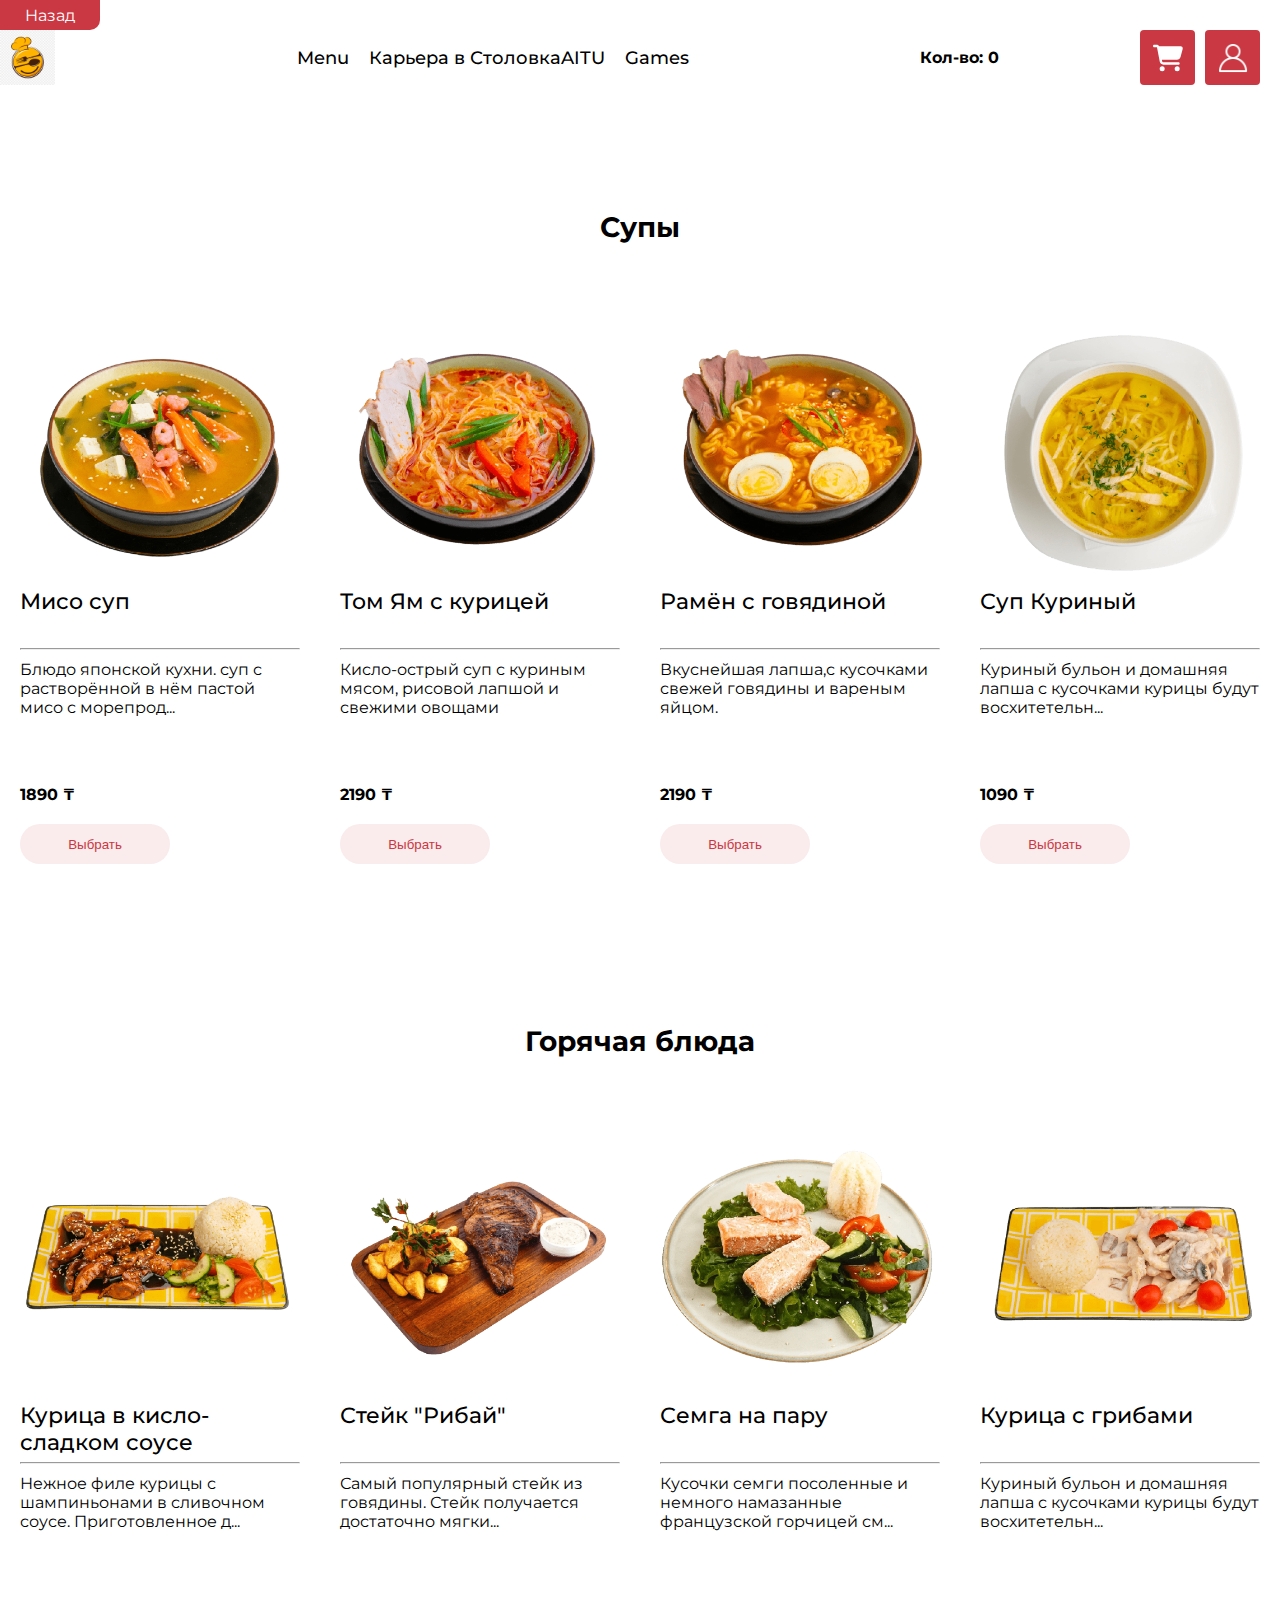
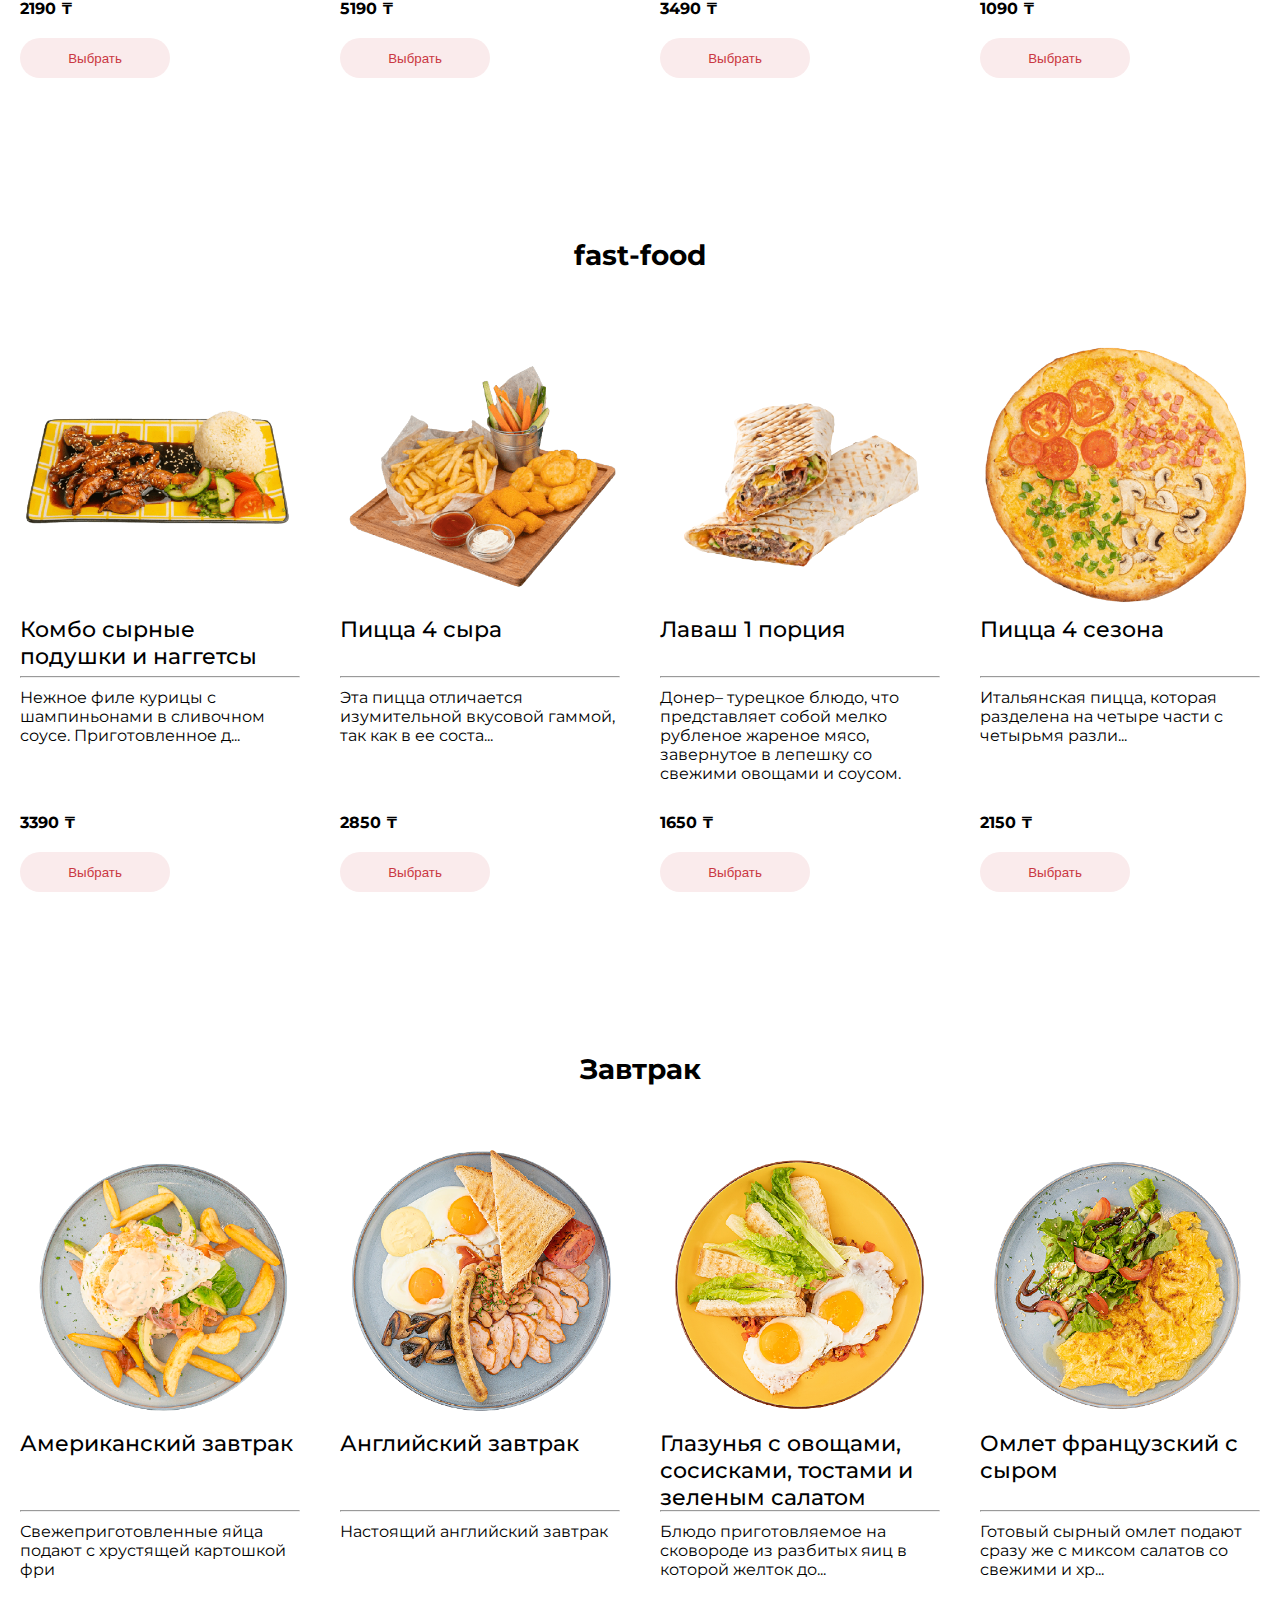
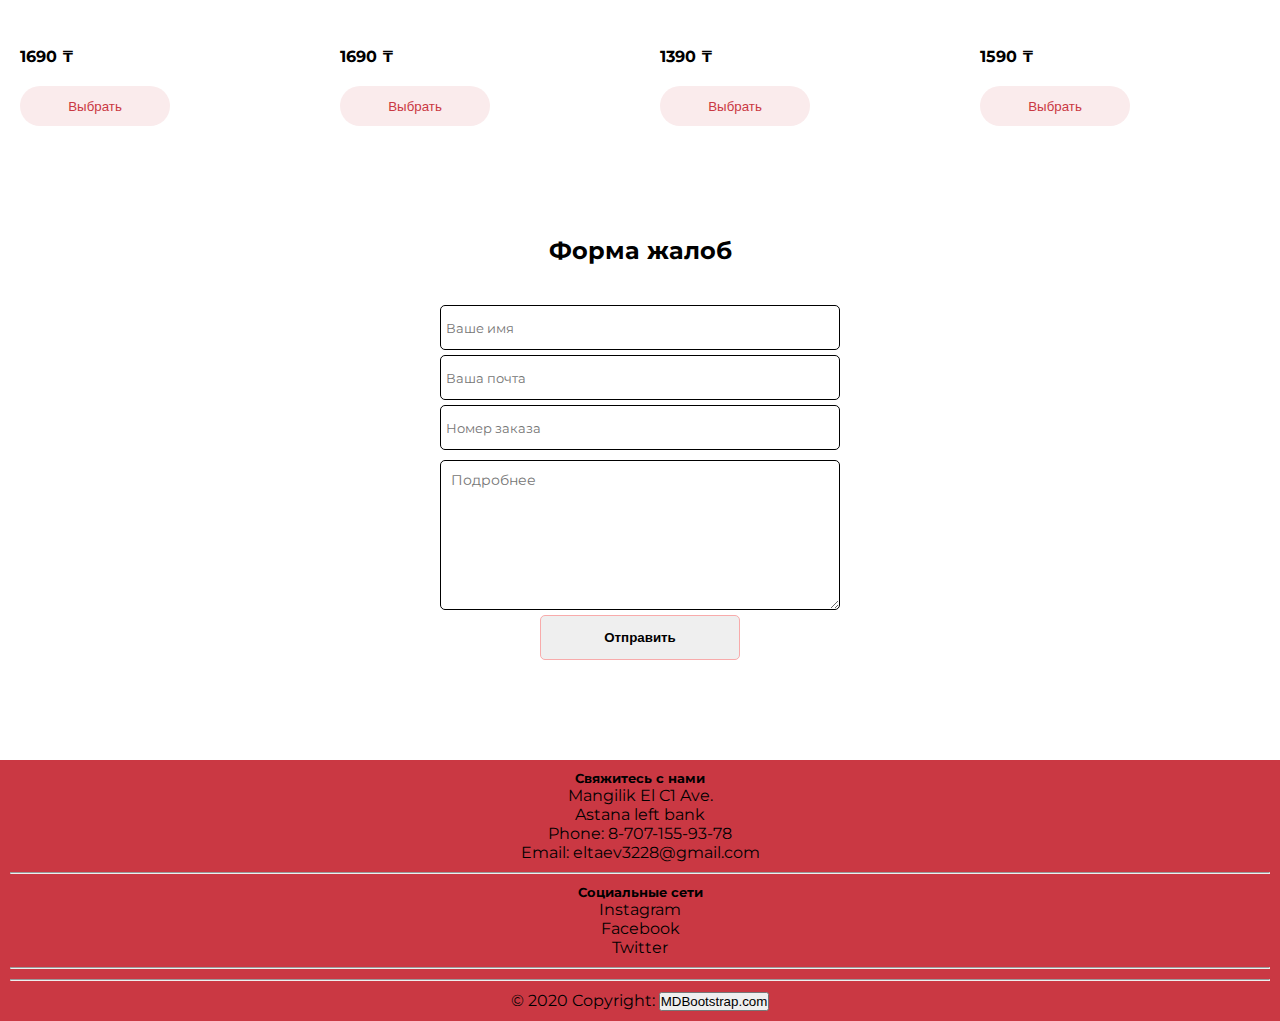
<file: index.html>
<!DOCTYPE html>
<html lang="en">
<head>
    <meta charset="UTF-8">
    <meta http-equiv="X-UA-Compatible" content="IE=edge">
    <meta name="viewport" content="width=device-width, initial-scale=1.0">
    <title>СтоловкаAITU</title>

    <link rel="preconnect" href="https://fonts.googleapis.com">
    <link rel="preconnect" href="https://fonts.gstatic.com" crossorigin>
    <link href="https://fonts.googleapis.com/css2?family=Montserrat:wght@100;300;400;500;600;700;800;900&display=swap" rel="stylesheet">
    <link href="https://cdn.jsdelivr.net/npm/bootstrap@5.3.0-alpha3/dist/css/bootstrap.min.css" rel="stylesheet" integrity="sha384-KK94CHFLLe+nY2dmCWGMq91rCGa5gtU4mk92HdvYe+M/SXH301p5ILy+dN9+nJOZ" crossorigin="anonymous">
    <link rel="stylesheet" href="style/style.css">
</head>
<body>

    <a id="btnBack" onclick="javascript:history.back(); return false;">Назад</a>

    <header class="header">
        <div class="container">
            <div class="header__wrapper">
                <div class="header__logo"><a href="main.html"><img src="img/logo.png" alt="logo"></a></div>
                <ul class="header__menu">
                    <li class="header__menu-link"><a href="index.html">Menu</a>
                    <li class="header__menu-link" ><a href="carrierIndex.html">Карьера в СтоловкаAITU</a></li>
                    <li class="header__menu-link"><a href="games2.html">Games</a></li>
                </ul>
                <div class="header__inner">
                    
                    <div class="header__cart-counter">Кол-во: 0</div>
                    <a href="cart.html">
                        <div class="header__cart">
                          <img src="img/cart.svg" alt="">
                        </div>
                      </a>
                    <div class="header__cart" id="profileAcc">
                        <img class="cart-img"src="img/user.png" alt="profile">
                    </div>
                </div>
            </div>
        </div>
    </header>

    <section class="section">
        <div class="container">
            <h2 class="section__title">Супы</h2>

            <div class="section__wrapper">
                <div class="section__block">
                    <div id="idCart">1</div>
                    <img src="img/soup.png" alt="img" class="section__block-img">
                    <h3 class="section__block-title">Мисо суп</h3>
                    <hr>
                    <div class="section__block-descr">Блюдо японской кухни. суп с растворённой в нём пастой мисо с морепрод...</div>
                    <div class="section__block-price">1890 ₸</div>
                    <button href="#" id="btnModal" data-id="1">Выбрать</button>
                </div>
                <div class="section__block">
                    <div id="idCart">2</div>
                    <img src="img/10b8d5d3-a0d2-4f51-b284-3d3ceea1c57b.png" alt="img" class="section__block-img">
                    <h3 class="section__block-title">Том Ям с курицей</h3>
                    <hr>
                    <div class="section__block-descr">Кисло-острый суп с куриным мясом, рисовой лапшой и свежими овощами</div>
                    <div class="section__block-price">2190 ₸</div>
                    <button href="#" id="btnModal" data-id="2">Выбрать</button>
                </div>
                <div class="section__block">
                    <div id="idCart">3</div>
                    <img src="img/7acdbf0b-a885-482b-ae52-095f99084cdf.png" alt="img" class="section__block-img">
                    <h3 class="section__block-title">Рамён с говядиной</h3>
                    <hr>
                    <div class="section__block-descr">Вкуснейшая лапша,с кусочками свежей говядины и вареным яйцом.</div>
                    <div class="section__block-price">2190 ₸</div>
                    <button href="#" id="btnModal" data-id="3">Выбрать</button>
                </div>
                <div class="section__block">
                    <div id="idCart">4</div>
                    <img src="img/bf20fbcf-1759-4a68-83d8-1a379a8a72be.png" alt="img" class="section__block-img">
                    <h3 class="section__block-title">Суп Куриный</h3>
                    <hr>
                    <div class="section__block-descr">Куриный бульон и домашняя лапша с кусочками курицы будут восхитетельн...</div>
                    <div class="section__block-price">1090 ₸</div>
                    <button href="#" id="btnModal" data-id="4">Выбрать</button>
                </div>
            </div>
        </div>
    </section>

    <section class="section">
        <div class="container">
            <h2 class="section__title">Горячая блюда</h2>

            <div class="section__wrapper">
                <div class="section__block">
                    <div id="idCart">5</div>
                    <img src="img/bbe62373-e15b-4cf1-9553-4b9febf08e02.png" alt="img" class="section__block-img">
                    <h3 class="section__block-title">Курица в кисло-сладком соусе</h3>
                    <hr>
                    <div class="section__block-descr">Нежное филе курицы с шампиньонами в сливочном соусе. Приготовленное д...</div>
                    <div class="section__block-price">2190 ₸</div>
                    <button href="#" id="btnModal" data-id="5">Выбрать</button>
                </div>
                <div class="section__block">
                    <div id="idCart">6</div>
                    <img src="img/a61c5d23-4778-46f0-8a7c-d6e78ef5572c.png" alt="img" class="section__block-img">
                    <h3 class="section__block-title">Стейк "Рибай"</h3>
                    <hr>
                    <div class="section__block-descr">Самый популярный стейк из говядины. Стейк получается достаточно мягки...</div>
                    <div class="section__block-price">5190 ₸</div>
                    <button href="#" id="btnModal" data-id="6">Выбрать</button>
                </div>
                <div class="section__block">
                    <div id="idCart">7</div>
                    <img src="img/c3d91ed7-2797-4f7c-a5c2-ca6348199c3c.png" alt="img" class="section__block-img">
                    <h3 class="section__block-title">Семга на пару</h3>
                    <hr>
                    <div class="section__block-descr">Кусочки семги посоленные и немного намазанные французской горчицей см...</div>
                    <div class="section__block-price">3490 ₸</div>
                    <button href="#" id="btnModal" data-id="7">Выбрать</button>
                </div>
                <div class="section__block">
                    <div id="idCart">8</div>
                    <img src="img/7c5dfcff-b611-470c-92e8-4107a577b368.png" alt="img" class="section__block-img">
                    <h3 class="section__block-title">Курица с грибами</h3>
                    <hr>
                    <div class="section__block-descr">Куриный бульон и домашняя лапша с кусочками курицы будут восхитетельн...</div>
                    <div class="section__block-price">1090 ₸</div>
                    <button href="#" id="btnModal" data-id="8">Выбрать</button>
                </div>
            </div>
        </div>
    </section>

    <section class="section">
        <div class="container">
            <h2 class="section__title">fast-food</h2>

            <div class="section__wrapper">
                <div class="section__block">
                    <div id="idCart">9</div>
                    <img src="img/bbe62373-e15b-4cf1-9553-4b9febf08e02.png" alt="img" class="section__block-img">
                    <h3 class="section__block-title">Комбо сырные подушки и наггетсы</h3>
                    <hr>
                    <div class="section__block-descr">Нежное филе курицы с шампиньонами в сливочном соусе. Приготовленное д...</div>
                    <div class="section__block-price">3390 ₸</div>
                    <button href="#" id="btnModal" data-id="9">Выбрать</button>
                </div>
                <div class="section__block">
                    <div id="idCart">10</div>
                    <img src="img/88116fce-4952-4fbc-ad34-2a3de322f6db.png" alt="img" class="section__block-img">
                    <h3 class="section__block-title">Пицца 4 сыра</h3>
                    <hr>
                    <div class="section__block-descr">Эта пицца отличается изумительной вкусовой гаммой, так как в ее соста...</div>
                    <div class="section__block-price">2850 ₸</div>
                    <button href="#" id="btnModal" data-id="10">Выбрать</button>
                </div>
                <div class="section__block">
                    <div id="idCart">11</div>
                    <img src="img/d9257612-baa9-4fb3-bbc4-79e958d17d14.png" alt="img" class="section__block-img">
                    <h3 class="section__block-title">Лаваш 1 порция</h3>
                    <hr>
                    <div class="section__block-descr">Донер– турецкое блюдо, что представляет собой мелко рубленое жареное мясо, завернутое в лепешку со свежими овощами и соусом.</div>
                    <div class="section__block-price">1650 ₸</div>
                    <button href="#" id="btnModal" data-id="11">Выбрать</button>
                </div>
                <div class="section__block">
                    <div id="idCart">12</div>
                    <img src="img/71f4b37b-3de8-470a-822b-b41c82f2cf5b.png" alt="img" class="section__block-img">
                    <h3 class="section__block-title">Пицца 4 сезона</h3>
                    <hr>
                    <div class="section__block-descr">Итальянская пицца, которая разделена на четыре части с четырьмя разли...</div>
                    <div class="section__block-price">2150 ₸</div>
                    <button href="#" id="btnModal" data-id="12">Выбрать</button>
                </div>
            </div>
        </div>
    </section>

    <section class="section">
        <div class="container">
            <h2 class="section__title">Завтрак</h2>

            <div class="section__wrapper">
                <div class="section__block">
                    <div id="idCart">13</div>
                    <img src="img/9b8e52ff-01a1-4aad-b23b-ac6bb00396e3.png" alt="img" class="section__block-img">
                    <h3 class="section__block-title breakfast-title">Американский завтрак</h3>
                    <hr>
                    <div class="section__block-descr">Свежеприготовленные яйца подают с хрустящей картошкой фри</div>
                    <div class="section__block-price">1690 ₸</div>
                    <button href="#" id="btnModal" data-id="13">Выбрать</button>
                </div>
                <div class="section__block">
                    <div id="idCart">14</div>
                    <img src="img/6963cada-66b1-49b8-964f-fe81423dc03a.png" alt="img" class="section__block-img">
                    <h3 class="section__block-title breakfast-title">Английский завтрак</h3>
                    <hr>
                    <div class="section__block-descr">Настоящий английский завтрак</div>
                    <div class="section__block-price">1690 ₸</div>
                    <button href="#" id="btnModal" data-id="14">Выбрать</button>
                </div>
                <div class="section__block">
                    <div id="idCart">15</div>
                    <img src="img/a9c55d75-07e7-4510-8497-6288e788e821.png" alt="img" class="section__block-img">
                    <h3 class="section__block-title breakfast-title">Глазунья с овощами, сосисками, тостами и зеленым салатом</h3>
                    <hr>
                    <div class="section__block-descr">Блюдо приготовляемое на сковороде из разбитых яиц в которой желток до...</div>
                    <div class="section__block-price">1390 ₸</div>
                    <button href="#" id="btnModal" data-id="15">Выбрать</button>
                </div>
                <div class="section__block">
                    <div id="idCart">16</div>
                    <img src="img/5cb58cd8-5ef2-43ee-afcb-8038b53c4057.png" alt="img" class="section__block-img">
                    <h3 class="section__block-title breakfast-title">Омлет французский с сыром</h3>
                    <hr>
                    <div class="section__block-descr">Готовый сырный омлет подают сразу же с миксом салатов со свежими и хр...</div>
                    <div class="section__block-price">1590 ₸</div>
                    <button href="#" id="btnModal" data-id="16">Выбрать</button>
                </div>
            </div>
        </div>
    </section>

    <section class="forms">
        <div class="container">
            <h2 class="forms__title">Форма жалоб</h2>

            <form action="#">
                <input type="text" placeholder="Ваше имя">
                <input type="text" placeholder="Ваша почта">
                <input type="text" placeholder="Номер заказа">
                <textarea name="text" id="textarea" placeholder="Подробнее"></textarea>
                <button>Отправить</button>
            </form>
        </div>
    </section>

    
    <div class="overlay">
        
    </div>

    <div class="modal">
        <div class="modalClose">&#10006;</div>
        <h3>Доставка</h3>
        <form action="#" class="modalForm">
            <input type="text" placeholder="Ваше имя">
            <input type="text" placeholder="Ваш номер">
            <input type="text" placeholder="Адрес доставки">
            <textarea name="text" id="textarea" placeholder="Подробнее"></textarea>
            <button class="#sendBtn">Отправить</button>
        </form>
    </div>

    <!-- Footer -->
<footer class="page-footer font-small indigo" id="unic-footer">

    <!-- Footer Links -->
    <div class="container text-center text-md-left">
  
      <!-- Grid row -->
      <div class="row text-white">
  
        <!-- Grid column -->
        <div class="col-md-3 mx-auto">
  
          <!-- Links -->
          <h5 class="font-weight-bold text-uppercase mt-3 mb-4 ">Свяжитесь с нами</h5>
  
          <ul class="list-unstyled text-white">
            <li>
              <p href="#!">Mangilik El C1 Ave.</p>
            </li>
            <li>
              <p href="#!">Astana left bank</p>
            </li>
            <li>
              <p href="#!">Phone: 8-707-155-93-78</p>
            </li>
            <li>
              <p href="#!">Email: eltaev3228@gmail.com</p>
            </li>
          </ul>
  
        </div>
        <!-- Grid column -->
  
        <hr class="clearfix w-100 d-md-none">
  
        <!-- Grid column -->
        <div class="col-md-3 mx-auto">
  
          <!-- Links -->
          <h5 class="font-weight-bold text-uppercase mt-3 mb-4">Социальные сети</h5>
  
          <ul class="list-unstyled text-white">
            <li>
              <a href="https://www.instagram.com/princebubblegumq/%22%3EInstagram" class="text-white">Instagram</a>
            </li>
            <li>
              <a href="https://www.facebook.com/profile.php?id=100091866797739%22%3EFacebook" class="text-white">Facebook</a>
            </li>
            <li>
              <a href="https://twitter.com/Amirkhan3228%22%3ETwitter" class="text-white">Twitter</a>
            </li>
          </ul>
  
        </div>
        <!-- Grid column -->
  
        <hr class="clearfix w-100 d-md-none">
  
        <!-- Grid column -->
        <div class="col-md-3 mx-auto">
  
  
        </div>
        <!-- Grid column -->
  
        <hr class="clearfix w-100 d-md-none">
  
        <!-- Grid column -->
        <div class="col-md-3 mx-auto">
  
  
        </div>
        <!-- Grid column -->
  
      </div>
      <!-- Grid row -->
  
    </div>
    <!-- Footer Links -->
  
    <!-- Copyright -->
    <div class="footer-copyright text-center py-3 text-white">© 2020 Copyright:
      <button href="/" class="text-white"> MDBootstrap.com</button>
    </div>
    <!-- Copyright -->
  
  </footer>
  <!-- Footer -->

    

    <script src="https://cdn.jsdelivr.net/npm/@popperjs/core@2.11.7/dist/umd/popper.min.js" integrity="sha384-zYPOMqeu1DAVkHiLqWBUTcbYfZ8osu1Nd6Z89ify25QV9guujx43ITvfi12/QExE" crossorigin="anonymous"></script>  
    <script src="https://cdn.jsdelivr.net/npm/bootstrap@5.3.0-alpha3/dist/js/bootstrap.min.js" integrity="sha384-Y4oOpwW3duJdCWv5ly8SCFYWqFDsfob/3GkgExXKV4idmbt98QcxXYs9UoXAB7BZ" crossorigin="anonymous"></script>
    <!-- <script src="js/index.js"></script> -->
    <script src="js/jquery-3.7.0.min.js"></script>
    <script src="js/profilCode.js"></script>
    <script src="js/counterCart.js"></script>
    <script src="js/cart.js"></script>
</body>
</html>
</file>
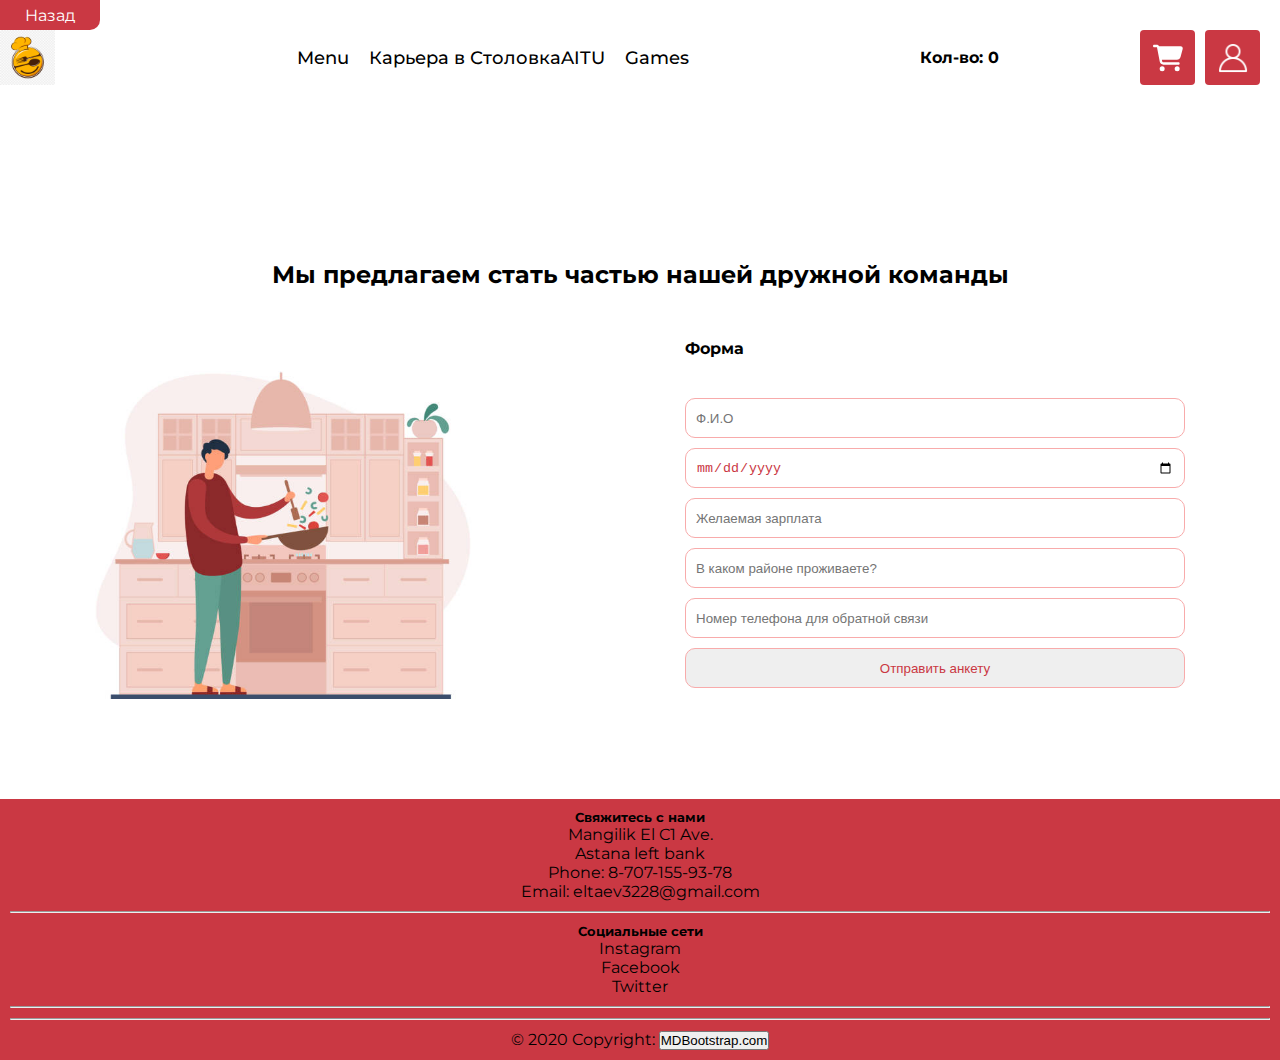
<file: carrierIndex.html>
<!DOCTYPE html>
<html lang="en">
<head>
    <meta charset="UTF-8">
    <meta http-equiv="X-UA-Compatible" content="IE=edge">
    <meta name="viewport" content="width=device-width, initial-scale=1.0">
    <title>СтоловкаAITU</title>

    <link rel="preconnect" href="https://fonts.googleapis.com">
    <link rel="preconnect" href="https://fonts.gstatic.com" crossorigin>
    <link href="https://fonts.googleapis.com/css2?family=Montserrat:wght@100;300;400;500;600;700;800;900&display=swap" rel="stylesheet">
    <link href="https://cdn.jsdelivr.net/npm/bootstrap@5.3.0-alpha3/dist/css/bootstrap.min.css" rel="stylesheet" integrity="sha384-KK94CHFLLe+nY2dmCWGMq91rCGa5gtU4mk92HdvYe+M/SXH301p5ILy+dN9+nJOZ" crossorigin="anonymous">
    <link rel="stylesheet" href="style/style.css">
</head>
<body>

    <a id="btnBack" onclick="javascript:history.back(); return false;">Назад</a>

    <header class="header">
        <div class="container">
            <div class="header__wrapper">
              <div class="header__logo"><a href="main.html"><img src="img/logo.png" alt="logo"></a></div>
                <ul class="header__menu">
                    <li class="header__menu-link"><a href="index.html">Menu</a>
                    <li class="header__menu-link" ><a href="carrierIndex.html">Карьера в СтоловкаAITU</a></li>
                    <li class="header__menu-link"><a href="games2.html">Games</a></li>
                </ul>
                <div class="header__inner">
                    
                  <div class="header__cart-counter">Кол-во: 0</div>
                    <a href="cart.html">
                      <div class="header__cart">
                        <img src="img/cart.svg" alt="">
                      </div>
                    </a>
                    <div class="header__cart" id="profileAcc">
                      <img class="cart-img"src="img/user.png" alt="profile">
                    </div>
                </div>
            </div>
        </div>
    </header>

    <section class="aboutSection">
        <div class="container">
            <h2>Мы предлагаем стать частью нашей дружной команды</h2>
            <div class="aboutSection__wrapper">
                <img src="img/istockphoto-1273955416-612x612.jpg" alt="istockphoto">
                <div class="aboutSection__inner">
                    <h4>Форма</h4>
                    <form action="#">
                        <input type="text" placeholder="Ф.И.О">
                        <input type="date" id="date" name="date" placeholder="Дата Рождение">
                        <input type="text" placeholder="Желаемая зарплата">
                        <input type="text" placeholder="В каком районе проживаете?">
                        <input type="text" placeholder="Номер телефона для обратной связи">
                        <button>Отправить анкету</button>
                    </form>
                </div>
            </div>
        </div>
    </section>
    
    <div class="overlay">
        
    </div>

    <div class="modal">
        <div class="modalClose">&#10006;</div>
        <h3>Доставка</h3>
        <form action="#" class="modalForm">
            <input type="text" placeholder="Ваше имя">
            <input type="text" placeholder="Ваш номер">
            <input type="text" placeholder="Адрес доставки">
            <textarea name="text" id="textarea" placeholder="Подробнее"></textarea>
            <button class="#sendBtn">Отправить</button>
        </form>
    </div>

    <!-- Footer -->
<footer class="page-footer font-small indigo" id="unic-footer" style="position: relative !important; bottom: 0 !important;">

    <!-- Footer Links -->
    <div class="container text-center text-md-left">
  
      <!-- Grid row -->
      <div class="row text-white">
  
        <!-- Grid column -->
        <div class="col-md-3 mx-auto">
  
          <!-- Links -->
          <h5 class="font-weight-bold text-uppercase mt-3 mb-4 ">Свяжитесь с нами</h5>
  
          <ul class="list-unstyled text-white">
            <li>
              <p href="#!">Mangilik El C1 Ave.</p>
            </li>
            <li>
              <p href="#!">Astana left bank</p>
            </li>
            <li>
              <p href="#!">Phone: 8-707-155-93-78</p>
            </li>
            <li>
              <p href="#!">Email: eltaev3228@gmail.com</p>
            </li>
          </ul>
  
        </div>
        <!-- Grid column -->
  
        <hr class="clearfix w-100 d-md-none">
  
        <!-- Grid column -->
        <div class="col-md-3 mx-auto">
  
          <!-- Links -->
          <h5 class="font-weight-bold text-uppercase mt-3 mb-4">Социальные сети</h5>
  
          <ul class="list-unstyled text-white">
            <li>
              <a href="https://www.instagram.com/princebubblegumq/%22%3EInstagram" class="text-white">Instagram</a>
            </li>
            <li>
              <a href="https://www.facebook.com/profile.php?id=100091866797739%22%3EFacebook" class="text-white">Facebook</a>
            </li>
            <li>
              <a href="https://twitter.com/Amirkhan3228%22%3ETwitter" class="text-white">Twitter</a>
            </li>
          </ul>
  
        </div>
        <!-- Grid column -->
  
        <hr class="clearfix w-100 d-md-none">
  
        <!-- Grid column -->
        <div class="col-md-3 mx-auto">
  
  
        </div>
        <!-- Grid column -->
  
        <hr class="clearfix w-100 d-md-none">
  
        <!-- Grid column -->
        <div class="col-md-3 mx-auto">
  
  
        </div>
        <!-- Grid column -->
  
      </div>
      <!-- Grid row -->
  
    </div>
    <!-- Footer Links -->
  
    <!-- Copyright -->
    <div class="footer-copyright text-center py-3 text-white">© 2020 Copyright:
      <button href="/" class="text-white"> MDBootstrap.com</button>
    </div>
    <!-- Copyright -->
  
  </footer>
  <!-- Footer -->

    

    <script src="https://cdn.jsdelivr.net/npm/@popperjs/core@2.11.7/dist/umd/popper.min.js" integrity="sha384-zYPOMqeu1DAVkHiLqWBUTcbYfZ8osu1Nd6Z89ify25QV9guujx43ITvfi12/QExE" crossorigin="anonymous"></script>  
    <script src="https://cdn.jsdelivr.net/npm/bootstrap@5.3.0-alpha3/dist/js/bootstrap.min.js" integrity="sha384-Y4oOpwW3duJdCWv5ly8SCFYWqFDsfob/3GkgExXKV4idmbt98QcxXYs9UoXAB7BZ" crossorigin="anonymous"></script>
    <script src="js/index.js"></script>
    <script src="js/profilCode.js"></script>
    <script src="js/counterCart.js"></script>
</body>
</html>
</file>
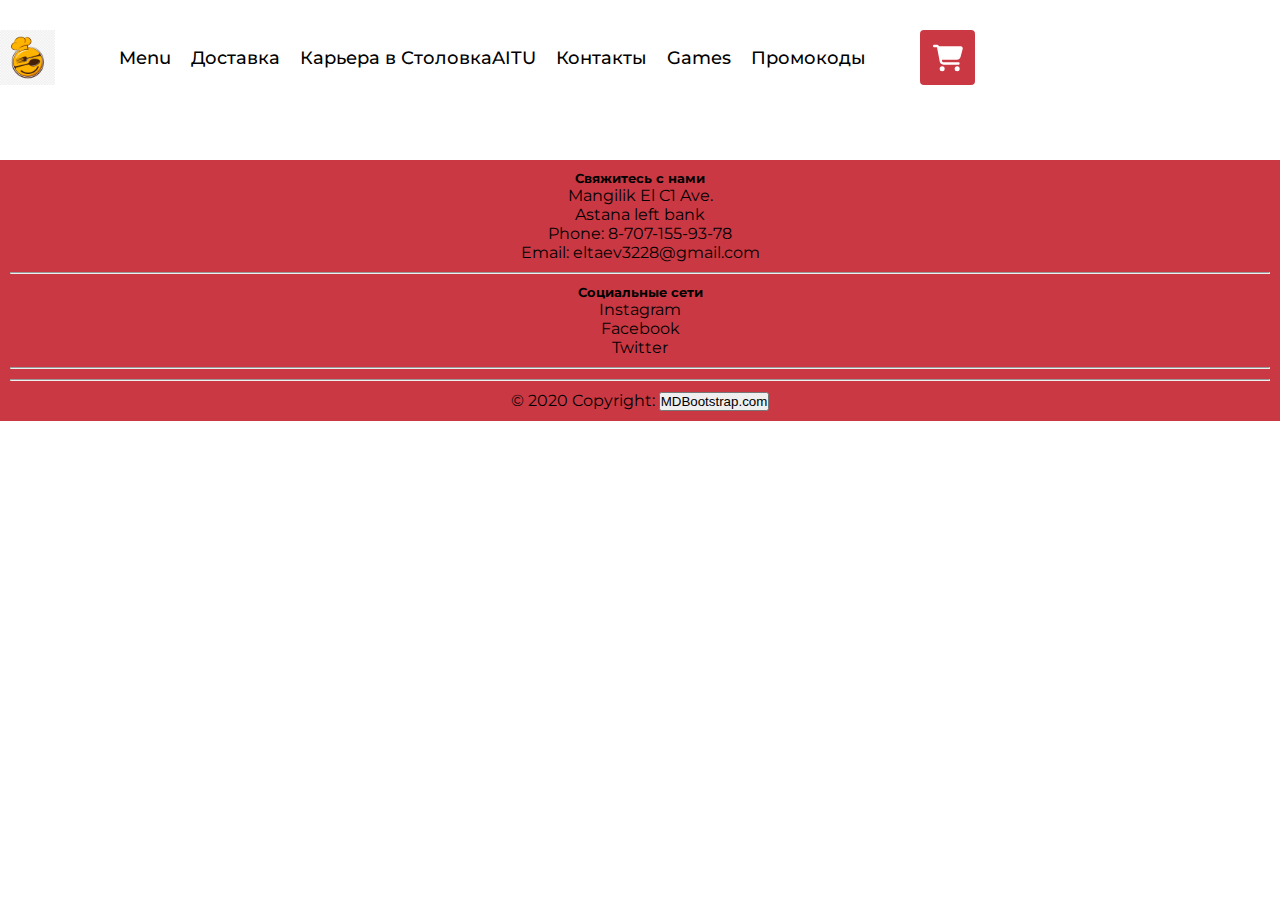
<file: discount.html>
<!DOCTYPE html>
<html lang="en">
<head>
    <meta charset="UTF-8">
    <meta http-equiv="X-UA-Compatible" content="IE=edge">
    <meta name="viewport" content="width=device-width, initial-scale=1.0">
    <title>СтоловкаAITU</title>

    <link rel="preconnect" href="https://fonts.googleapis.com">
    <link rel="preconnect" href="https://fonts.gstatic.com" crossorigin>
    <link href="https://fonts.googleapis.com/css2?family=Montserrat:wght@100;300;400;500;600;700;800;900&display=swap" rel="stylesheet">
    <link href="https://cdn.jsdelivr.net/npm/bootstrap@5.3.0-alpha3/dist/css/bootstrap.min.css" rel="stylesheet" integrity="sha384-KK94CHFLLe+nY2dmCWGMq91rCGa5gtU4mk92HdvYe+M/SXH301p5ILy+dN9+nJOZ" crossorigin="anonymous">
    <link rel="stylesheet" href="style/style.css">
</head>
<body>

    <header class="header">
        <div class="container">
            <div class="header__wrapper">
                <div class="header__logo"><a href="main.html"><img src="img/logo.png" alt="logo"></a></div>
                <ul class="header__menu">
                    <li class="header__menu-link"><a href="index.html">Menu</a>
                    <li class="header__menu-link" id="cartBtn"><a href="#">Доставка</a></li>
                    <li class="header__menu-link" ><a href="carrierIndex.html">Карьера в СтоловкаAITU</a></li>
                    <li class="header__menu-link" id="endBtn"><a href="#unic-footer">Контакты</a></li>
                    <li class="header__menu-link"><a href="games.html">Games</a></li>
                    <li class="header__menu-link"><a href="discount.html">Промокоды</a></li>
                </ul>
                <div class="header__inner">
                    <div class="header__cart">
                        <img src="img/cart.svg" alt="">
                    </div>
                </div>
            </div>
        </div>
    </header>

    <div class="overlay">
        
    </div>

    <div class="modal">
        <div class="modalClose">&#10006;</div>
        <h3>Доставка</h3>
        <form action="#" class="modalForm">
            <input type="text" placeholder="Ваше имя">
            <input type="text" placeholder="Ваш номер">
            <input type="text" placeholder="Адрес доставки">
            <textarea name="text" id="textarea" placeholder="Подробнее"></textarea>
            <button class="#sendBtn">Отправить</button>
        </form>
    </div>

    <!-- Footer -->
<footer class="page-footer font-small indigo" id="unic-footer">

    <!-- Footer Links -->
    <div class="container text-center text-md-left">
  
      <!-- Grid row -->
      <div class="row text-white">
  
        <!-- Grid column -->
        <div class="col-md-3 mx-auto">
  
          <!-- Links -->
          <h5 class="font-weight-bold text-uppercase mt-3 mb-4 ">Свяжитесь с нами</h5>
  
          <ul class="list-unstyled text-white">
            <li>
              <p href="#!">Mangilik El C1 Ave.</p>
            </li>
            <li>
              <p href="#!">Astana left bank</p>
            </li>
            <li>
              <p href="#!">Phone: 8-707-155-93-78</p>
            </li>
            <li>
              <p href="#!">Email: eltaev3228@gmail.com</p>
            </li>
          </ul>
  
        </div>
        <!-- Grid column -->
  
        <hr class="clearfix w-100 d-md-none">
  
        <!-- Grid column -->
        <div class="col-md-3 mx-auto">
  
          <!-- Links -->
          <h5 class="font-weight-bold text-uppercase mt-3 mb-4">Социальные сети</h5>
  
          <ul class="list-unstyled text-white">
            <li>
              <a href="https://www.instagram.com/princebubblegumq/%22%3EInstagram" class="text-white">Instagram</a>
            </li>
            <li>
              <a href="https://www.facebook.com/profile.php?id=100091866797739%22%3EFacebook" class="text-white">Facebook</a>
            </li>
            <li>
              <a href="https://twitter.com/Amirkhan3228%22%3ETwitter" class="text-white">Twitter</a>
            </li>
          </ul>
  
        </div>
        <!-- Grid column -->
  
        <hr class="clearfix w-100 d-md-none">
  
        <!-- Grid column -->
        <div class="col-md-3 mx-auto">
  
  
        </div>
        <!-- Grid column -->
  
        <hr class="clearfix w-100 d-md-none">
  
        <!-- Grid column -->
        <div class="col-md-3 mx-auto">
  
  
        </div>
        <!-- Grid column -->
  
      </div>
      <!-- Grid row -->
  
    </div>
    <!-- Footer Links -->
  
    <!-- Copyright -->
    <div class="footer-copyright text-center py-3 text-white">© 2020 Copyright:
      <button href="/" class="text-white"> MDBootstrap.com</button>
    </div>
    <!-- Copyright -->
  
  </footer>
  <!-- Footer -->

    

    <script src="https://cdn.jsdelivr.net/npm/@popperjs/core@2.11.7/dist/umd/popper.min.js" integrity="sha384-zYPOMqeu1DAVkHiLqWBUTcbYfZ8osu1Nd6Z89ify25QV9guujx43ITvfi12/QExE" crossorigin="anonymous"></script>  
    <script src="https://cdn.jsdelivr.net/npm/bootstrap@5.3.0-alpha3/dist/js/bootstrap.min.js" integrity="sha384-Y4oOpwW3duJdCWv5ly8SCFYWqFDsfob/3GkgExXKV4idmbt98QcxXYs9UoXAB7BZ" crossorigin="anonymous"></script>
    <script src="js/index.js"></script>
</body>
</html>
</file>
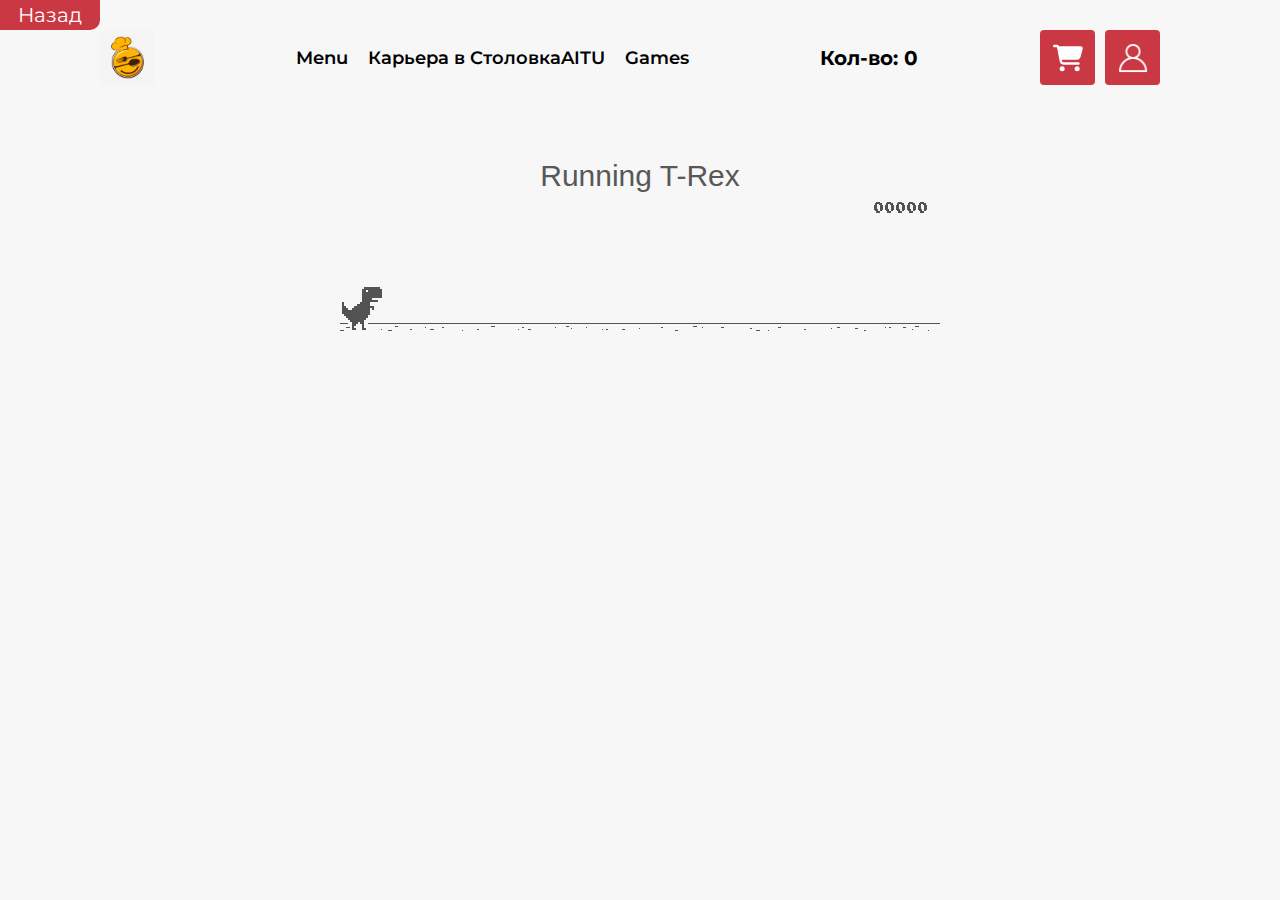
<file: games.html>
<html>

<head>
<title>T-Rex Game</title>
<meta name="description" content="Ripped T-Rex/Dino game of Chromium">
<meta property="og:title" content="Play the hidden T-Rex Dinosaur game of Chromium .">
<meta property="og:type" content="article">
<meta property="og:url" content="http://www.thecodepost.org">
<meta property="og:image" content="http://img.thecodepost.org/2015/01/trex.png">
<meta property="og:site_name" content="The Code Post">
<meta property="og:description" content="Google Chrome has a hidden T-Rex game only for offline mode. But now, you can enjoy it any time and on any device, but you gotta stay online!!!">

<meta name="twitter:card" content="summary_large_image">
<meta name="twitter:site" content="@thecodepost">
<meta name="twitter:creator" content="@thecodepost">
<meta name="twitter:title" content="Check out the cool hidden game from Google Chrome!">
<meta name="twitter:description" content="Check out the cool hidden game from Google Chrome!">
<meta name="twitter:image:src" content="http://img.thecodepost.org/2015/01/trex.png">
<script src="https://apis.google.com/js/platform.js" async defer></script>

	<!--script type="text/javascript" src="a.js"></script-->
	<script type="text/javascript">
	function hideClass(name) {
       var myClasses = document.querySelectorAll(name),
      i = 0,
      l = myClasses.length;

      for (i; i < l; i++) {
        myClasses[i].style.display = 'none';
      }
	}
    // Copyright (c) 2014 The Chromium Authors. All rights reserved.
    // Use of this source code is governed by a BSD-style license that can be
    // found in the LICENSE file.
    (function() {
    'use strict';
    /**
    * T-Rex runner.
    * @param {string} outerContainerId Outer containing element id.
    * @param {object} opt_config
    * @constructor
    * @export
    */
    function Runner(outerContainerId, opt_config) {
    // Singleton
    if (Runner.instance_) {
    return Runner.instance_;
    }
    Runner.instance_ = this;
    this.outerContainerEl = document.querySelector(outerContainerId);
    this.containerEl = null;
    this.detailsButton = this.outerContainerEl.querySelector('#details-button');
    this.config = opt_config || Runner.config;
    this.dimensions = Runner.defaultDimensions;
    this.canvas = null;
    this.canvasCtx = null;
    this.tRex = null;
    this.distanceMeter = null;
    this.distanceRan = 0;
    this.highestScore = 0;
    this.time = 0;
    this.runningTime = 0;
    this.msPerFrame = 1000 / FPS;
    this.currentSpeed = this.config.SPEED;
    this.obstacles = [];
    this.started = false;
    this.activated = false;
    this.crashed = false;
    this.paused = false;
    this.resizeTimerId_ = null;
    this.playCount = 0;
    // Sound FX.
    this.audioBuffer = null;
    this.soundFx = {};
    // Global web audio context for playing sounds.
    this.audioContext = null;
    // Images.
    this.images = {};
    this.imagesLoaded = 0;
    this.loadImages();
    }
    window['Runner'] = Runner;
    /**
    * Default game width.
    * @const
    */
    var DEFAULT_WIDTH = 600;
    /**
    * Frames per second.
    * @const
    */
    var FPS = 60;
    /** @const */
    var IS_HIDPI = window.devicePixelRatio > 1;
    /** @const */
    var IS_IOS =
    window.navigator.userAgent.indexOf('UIWebViewForStaticFileContent') > -1;
    /** @const */
    var IS_MOBILE = window.navigator.userAgent.indexOf('Mobi') > -1 || IS_IOS;
    /** @const */
    var IS_TOUCH_ENABLED = 'ontouchstart' in window;
    /**
    * Default game configuration.
    * @enum {number}
    */
    Runner.config = {
    ACCELERATION: 0.001,
    BG_CLOUD_SPEED: 0.2,
    BOTTOM_PAD: 10,
    CLEAR_TIME: 3000,
    CLOUD_FREQUENCY: 0.5,
    GAMEOVER_CLEAR_TIME: 750,
    GAP_COEFFICIENT: 0.6,
    GRAVITY: 0.6,
    INITIAL_JUMP_VELOCITY: 12,
    MAX_CLOUDS: 6,
    MAX_OBSTACLE_LENGTH: 3,
    MAX_SPEED: 12,
    MIN_JUMP_HEIGHT: 35,
    MOBILE_SPEED_COEFFICIENT: 1.2,
    RESOURCE_TEMPLATE_ID: 'audio-resources',
    SPEED: 6,
    SPEED_DROP_COEFFICIENT: 3
    };
    /**
    * Default dimensions.
    * @enum {string}
    */
    Runner.defaultDimensions = {
    WIDTH: DEFAULT_WIDTH,
    HEIGHT: 150
    };
    /**
    * CSS class names.
    * @enum {string}
    */
    Runner.classes = {
    CANVAS: 'runner-canvas',
    CONTAINER: 'runner-container',
    CRASHED: 'crashed',
    ICON: 'icon-offline',
    TOUCH_CONTROLLER: 'controller'
    };
    /**
    * Image source urls.
    * @enum {array.<object>}
    */
    Runner.imageSources = {
    LDPI: [
    {name: 'CACTUS_LARGE', id: '1x-obstacle-large'},
    {name: 'CACTUS_SMALL', id: '1x-obstacle-small'},
    {name: 'CLOUD', id: '1x-cloud'},
    {name: 'HORIZON', id: '1x-horizon'},
    {name: 'RESTART', id: '1x-restart'},
    {name: 'TEXT_SPRITE', id: '1x-text'},
    {name: 'TREX', id: '1x-trex'}
    ],
    HDPI: [
    {name: 'CACTUS_LARGE', id: '2x-obstacle-large'},
    {name: 'CACTUS_SMALL', id: '2x-obstacle-small'},
    {name: 'CLOUD', id: '2x-cloud'},
    {name: 'HORIZON', id: '2x-horizon'},
    {name: 'RESTART', id: '2x-restart'},
    {name: 'TEXT_SPRITE', id: '2x-text'},
    {name: 'TREX', id: '2x-trex'}
    ]
    };
    /**
    * Sound FX. Reference to the ID of the audio tag on interstitial page.
    * @enum {string}
    */
    Runner.sounds = {
    BUTTON_PRESS: 'offline-sound-press',
    HIT: 'offline-sound-hit',
    SCORE: 'offline-sound-reached'
    };
    /**
    * Key code mapping.
    * @enum {object}
    */
    Runner.keycodes = {
    JUMP: {'38': 1, '32': 1}, // Up, spacebar
    DUCK: {'40': 1}, // Down
    RESTART: {'13': 1} // Enter
    };
    /**
    * Runner event names.
    * @enum {string}
    */
    Runner.events = {
    ANIM_END: 'webkitAnimationEnd',
    CLICK: 'click',
    KEYDOWN: 'keydown',
    KEYUP: 'keyup',
    MOUSEDOWN: 'mousedown',
    MOUSEUP: 'mouseup',
    RESIZE: 'resize',
    TOUCHEND: 'touchend',
    TOUCHSTART: 'touchstart',
    VISIBILITY: 'visibilitychange',
    BLUR: 'blur',
    FOCUS: 'focus',
    LOAD: 'load'
    };
    Runner.prototype = {
    /**
    * Setting individual settings for debugging.
    * @param {string} setting
    * @param {*} value
    */
    updateConfigSetting: function(setting, value) {
    if (setting in this.config && value != undefined) {
    this.config[setting] = value;
    switch (setting) {
    case 'GRAVITY':
    case 'MIN_JUMP_HEIGHT':
    case 'SPEED_DROP_COEFFICIENT':
    this.tRex.config[setting] = value;
    break;
    case 'INITIAL_JUMP_VELOCITY':
    this.tRex.setJumpVelocity(value);
    break;
    case 'SPEED':
    this.setSpeed(value);
    break;
    }
    }
    },
    /**
    * Load and cache the image assets from the page.
    */
    loadImages: function() {
    var imageSources = IS_HIDPI ? Runner.imageSources.HDPI :
    Runner.imageSources.LDPI;
    var numImages = imageSources.length;
    for (var i = numImages - 1; i >= 0; i--) {
    var imgSource = imageSources[i];
    this.images[imgSource.name] = document.getElementById(imgSource.id);
    }
    this.init();
    },
    /**
    * Load and decode base 64 encoded sounds.
    */
    loadSounds: function() {
    if (!IS_IOS) {
    this.audioContext = new AudioContext();
    var resourceTemplate =
    document.getElementById(this.config.RESOURCE_TEMPLATE_ID).content;
    for (var sound in Runner.sounds) {
    var soundSrc =
    resourceTemplate.getElementById(Runner.sounds[sound]).src;
    soundSrc = soundSrc.substr(soundSrc.indexOf(',') + 1);
    var buffer = decodeBase64ToArrayBuffer(soundSrc);
    // Async, so no guarantee of order in array.
    this.audioContext.decodeAudioData(buffer, function(index, audioData) {
    this.soundFx[index] = audioData;
    }.bind(this, sound));
    }
    }
    },
    /**
    * Sets the game speed. Adjust the speed accordingly if on a smaller screen.
    * @param {number} opt_speed
    */
    setSpeed: function(opt_speed) {
    var speed = opt_speed || this.currentSpeed;
    // Reduce the speed on smaller mobile screens.
    if (this.dimensions.WIDTH < DEFAULT_WIDTH) {
    var mobileSpeed = speed * this.dimensions.WIDTH / DEFAULT_WIDTH *
    this.config.MOBILE_SPEED_COEFFICIENT;
    this.currentSpeed = mobileSpeed > speed ? speed : mobileSpeed;
    } else if (opt_speed) {
    this.currentSpeed = opt_speed;
    }
    },
    /**
    * Game initialiser.
    */
    init: function() {
    // Hide the static icon.
    //document.querySelector('.' + Runner.classes.ICON).style.visibility = 'hidden';
    this.adjustDimensions();
    this.setSpeed();
    this.containerEl = document.createElement('div');
    this.containerEl.className = Runner.classes.CONTAINER;
    // Player canvas container.
    this.canvas = createCanvas(this.containerEl, this.dimensions.WIDTH,
    this.dimensions.HEIGHT, Runner.classes.PLAYER);
    this.canvasCtx = this.canvas.getContext('2d');
    this.canvasCtx.fillStyle = '#f7f7f7';
    this.canvasCtx.fill();
    Runner.updateCanvasScaling(this.canvas);
    // Horizon contains clouds, obstacles and the ground.
    this.horizon = new Horizon(this.canvas, this.images, this.dimensions,
    this.config.GAP_COEFFICIENT);
    // Distance meter
    this.distanceMeter = new DistanceMeter(this.canvas,
    this.images.TEXT_SPRITE, this.dimensions.WIDTH);
    // Draw t-rex
    this.tRex = new Trex(this.canvas, this.images.TREX);
    this.outerContainerEl.appendChild(this.containerEl);
    if (IS_MOBILE) {
    this.createTouchController();
    }
    this.startListening();
    this.update();
    window.addEventListener(Runner.events.RESIZE,
    this.debounceResize.bind(this));
    },
    /**
    * Create the touch controller. A div that covers whole screen.
    */
    createTouchController: function() {
    this.touchController = document.createElement('div');
    this.touchController.className = Runner.classes.TOUCH_CONTROLLER;
    },
    /**
    * Debounce the resize event.
    */
    debounceResize: function() {
    if (!this.resizeTimerId_) {
    this.resizeTimerId_ =
    setInterval(this.adjustDimensions.bind(this), 250);
    }
    },
    /**
    * Adjust game space dimensions on resize.
    */
    adjustDimensions: function() {
    clearInterval(this.resizeTimerId_);
    this.resizeTimerId_ = null;
    var boxStyles = window.getComputedStyle(this.outerContainerEl);
    var padding = Number(boxStyles.paddingLeft.substr(0,
    boxStyles.paddingLeft.length - 2));
    this.dimensions.WIDTH = this.outerContainerEl.offsetWidth - padding * 2;
    // Redraw the elements back onto the canvas.
    if (this.canvas) {
    this.canvas.width = this.dimensions.WIDTH;
    this.canvas.height = this.dimensions.HEIGHT;
    Runner.updateCanvasScaling(this.canvas);
    this.distanceMeter.calcXPos(this.dimensions.WIDTH);
    this.clearCanvas();
    this.horizon.update(0, 0, true);
    this.tRex.update(0);
    // Outer container and distance meter.
    if (this.activated || this.crashed) {
    this.containerEl.style.width = this.dimensions.WIDTH + 'px';
    this.containerEl.style.height = this.dimensions.HEIGHT + 'px';
    this.distanceMeter.update(0, Math.ceil(this.distanceRan));
    this.stop();
    } else {
    this.tRex.draw(0, 0);
    }
    // Game over panel.
    if (this.crashed && this.gameOverPanel) {
    this.gameOverPanel.updateDimensions(this.dimensions.WIDTH);
    this.gameOverPanel.draw();

  
    }
    }
    },
    /**
    * Play the game intro.
    * Canvas container width expands out to the full width.
    */
    playIntro: function() {
    if (!this.started && !this.crashed) {
    this.playingIntro = true;
    this.tRex.playingIntro = true;
    // CSS animation definition.
    var keyframes = '@-webkit-keyframes intro { ' +
    'from { width:' + Trex.config.WIDTH + 'px }' +
    'to { width: ' + this.dimensions.WIDTH + 'px }' +
    '}';
    document.styleSheets[0].insertRule(keyframes, 0);
    this.containerEl.addEventListener(Runner.events.ANIM_END,
    this.startGame.bind(this));
    this.containerEl.style.webkitAnimation = 'intro .4s ease-out 1 both';
    this.containerEl.style.width = this.dimensions.WIDTH + 'px';
    if (this.touchController) {
    this.outerContainerEl.appendChild(this.touchController);
    }
    this.activated = true;
    this.started = true;
    } else if (this.crashed) {
    this.restart();
    }
    },
    /**
    * Update the game status to started.
    */
    startGame: function() {
    this.runningTime = 0;
    this.playingIntro = false;
    this.tRex.playingIntro = false;
    this.containerEl.style.webkitAnimation = '';
    this.playCount++;
    // Handle tabbing off the page. Pause the current game.
    window.addEventListener(Runner.events.VISIBILITY,
    this.onVisibilityChange.bind(this));
    window.addEventListener(Runner.events.BLUR,
    this.onVisibilityChange.bind(this));
    window.addEventListener(Runner.events.FOCUS,
    this.onVisibilityChange.bind(this));
    },
    clearCanvas: function() {
    this.canvasCtx.clearRect(0, 0, this.dimensions.WIDTH,
    this.dimensions.HEIGHT);
    },
    /**
    * Update the game frame.
    */
    update: function() {
    this.drawPending = false;
    var now = getTimeStamp();
    var deltaTime = now - (this.time || now);
    this.time = now;
    if (this.activated) {
    this.clearCanvas();
    if (this.tRex.jumping) {
    this.tRex.updateJump(deltaTime, this.config);
    }
    this.runningTime += deltaTime;
    var hasObstacles = this.runningTime > this.config.CLEAR_TIME;
    // First jump triggers the intro.
    if (this.tRex.jumpCount == 1 && !this.playingIntro) {
    this.playIntro();
    }
    // The horizon doesn't move until the intro is over.
    if (this.playingIntro) {
    this.horizon.update(0, this.currentSpeed, hasObstacles);
    } else {
    deltaTime = !this.started ? 0 : deltaTime;
    this.horizon.update(deltaTime, this.currentSpeed, hasObstacles);
    }
    // Check for collisions.
    var collision = hasObstacles &&
    checkForCollision(this.horizon.obstacles[0], this.tRex);
    if (!collision) {
    this.distanceRan += this.currentSpeed * deltaTime / this.msPerFrame;
    if (this.currentSpeed < this.config.MAX_SPEED) {
    this.currentSpeed += this.config.ACCELERATION;
    }
    } else {
    this.gameOver();
    }
    if (this.distanceMeter.getActualDistance(this.distanceRan) >
    this.distanceMeter.maxScore) {
    this.distanceRan = 0;
    }
    var playAcheivementSound = this.distanceMeter.update(deltaTime,
    Math.ceil(this.distanceRan));
    if (playAcheivementSound) {
    this.playSound(this.soundFx.SCORE);
    }
    }
    if (!this.crashed) {
    this.tRex.update(deltaTime);
    this.raq();
    }
    },
    /**
    * Event handler.
    */
    handleEvent: function(e) {
    return (function(evtType, events) {
    switch (evtType) {
    case events.KEYDOWN:
    case events.TOUCHSTART:
    case events.MOUSEDOWN:
    this.onKeyDown(e);
    break;
    case events.KEYUP:
    case events.TOUCHEND:
    case events.MOUSEUP:
    this.onKeyUp(e);
    break;
    }
    }.bind(this))(e.type, Runner.events);
    },
    /**
    * Bind relevant key / mouse / touch listeners.
    */
    startListening: function() {
    // Keys.
    document.addEventListener(Runner.events.KEYDOWN, this);
    document.addEventListener(Runner.events.KEYUP, this);
    if (IS_MOBILE) {
    // Mobile only touch devices.
    this.touchController.addEventListener(Runner.events.TOUCHSTART, this);
    this.touchController.addEventListener(Runner.events.TOUCHEND, this);
    this.containerEl.addEventListener(Runner.events.TOUCHSTART, this);
    } else {
    // Mouse.
    document.addEventListener(Runner.events.MOUSEDOWN, this);
    document.addEventListener(Runner.events.MOUSEUP, this);
    }
    },
    /**
    * Remove all listeners.
    */
    stopListening: function() {
    document.removeEventListener(Runner.events.KEYDOWN, this);
    document.removeEventListener(Runner.events.KEYUP, this);
    if (IS_MOBILE) {
    this.touchController.removeEventListener(Runner.events.TOUCHSTART, this);
    this.touchController.removeEventListener(Runner.events.TOUCHEND, this);
    this.containerEl.removeEventListener(Runner.events.TOUCHSTART, this);
    } else {
    document.removeEventListener(Runner.events.MOUSEDOWN, this);
    document.removeEventListener(Runner.events.MOUSEUP, this);
    }
    },
    /**
    * Process keydown.
    * @param {Event} e
    */
    onKeyDown: function(e) {
    if (e.target != this.detailsButton) {
    if (!this.crashed && (Runner.keycodes.JUMP[String(e.keyCode)] ||
    e.type == Runner.events.TOUCHSTART)) {
    if (!this.activated) {
    this.loadSounds();
    this.activated = true;
    }
    if (!this.tRex.jumping) {
    this.playSound(this.soundFx.BUTTON_PRESS);
    this.tRex.startJump();
    }
    }
    if (this.crashed && e.type == Runner.events.TOUCHSTART &&
    e.currentTarget == this.containerEl) {
    this.restart();
    }
    }
    // Speed drop, activated only when jump key is not pressed.
    if (Runner.keycodes.DUCK[e.keyCode] && this.tRex.jumping) {
    e.preventDefault();
    this.tRex.setSpeedDrop();
    }
    },
    /**
    * Process key up.
    * @param {Event} e
    */
    onKeyUp: function(e) {
    var keyCode = String(e.keyCode);
    var isjumpKey = Runner.keycodes.JUMP[keyCode] ||
    e.type == Runner.events.TOUCHEND ||
    e.type == Runner.events.MOUSEDOWN;
    if (this.isRunning() && isjumpKey) {
    this.tRex.endJump();
    } else if (Runner.keycodes.DUCK[keyCode]) {
    this.tRex.speedDrop = false;
    } else if (this.crashed) {
    // Check that enough time has elapsed before allowing jump key to restart.
    var deltaTime = getTimeStamp() - this.time;
    if (Runner.keycodes.RESTART[keyCode] ||
    (e.type == Runner.events.MOUSEUP && e.target == this.canvas) ||
    (deltaTime >= this.config.GAMEOVER_CLEAR_TIME &&
    Runner.keycodes.JUMP[keyCode])) {
    this.restart();
    }
    } else if (this.paused && isjumpKey) {
    this.play();
    }
    },
    /**
    * RequestAnimationFrame wrapper.
    */
    raq: function() {
    if (!this.drawPending) {
    this.drawPending = true;
    this.raqId = requestAnimationFrame(this.update.bind(this));
    }
    },
    /**
    * Whether the game is running.
    * @return {boolean}
    */
    isRunning: function() {
    return !!this.raqId;
    },
    /**
    * Game over state.
    */
    gameOver: function() {
    this.playSound(this.soundFx.HIT);
    vibrate(200);
    this.stop();
    this.crashed = true;
    this.distanceMeter.acheivement = false;
    this.tRex.update(100, Trex.status.CRASHED);
    // Game over panel.
    if (!this.gameOverPanel) {
    this.gameOverPanel = new GameOverPanel(this.canvas,
    this.images.TEXT_SPRITE, this.images.RESTART,
    this.dimensions);

      if (Math.round(this.time) > 12000) {
        alert('ПОЗДРАВЛЯЮ! ВОТ ВАШ ПРОМОКОД: UDFE45')
      }

    } else {
    this.gameOverPanel.draw();
    }
    // Update the high score.
    if (this.distanceRan > this.highestScore) {
    this.highestScore = Math.ceil(this.distanceRan);
    this.distanceMeter.setHighScore(this.highestScore);
    }
    // Reset the time clock.
    this.time = getTimeStamp();
    },
    stop: function() {
    this.activated = false;
    this.paused = true;
    cancelAnimationFrame(this.raqId);
    this.raqId = 0;
    },
    play: function() {
    if (!this.crashed) {
    this.activated = true;
    this.paused = false;
    this.tRex.update(0, Trex.status.RUNNING);
    this.time = getTimeStamp();
    this.update();
    }
    },
    restart: function() {
    if (!this.raqId) {
    this.playCount++;
    this.runningTime = 0;
    this.activated = true;
    this.crashed = false;
    this.distanceRan = 0;
    this.setSpeed(this.config.SPEED);
    this.time = getTimeStamp();
    this.containerEl.classList.remove(Runner.classes.CRASHED);
    this.clearCanvas();
    this.distanceMeter.reset(this.highestScore);
    this.horizon.reset();
    this.tRex.reset();
    this.playSound(this.soundFx.BUTTON_PRESS);
    this.update();
    }
    },
    /**
    * Pause the game if the tab is not in focus.
    */
    onVisibilityChange: function(e) {
    if (document.hidden || document.webkitHidden || e.type == 'blur') {
    this.stop();
    } else {
    this.play();
    }
    },
    /**
    * Play a sound.
    * @param {SoundBuffer} soundBuffer
    */
    playSound: function(soundBuffer) {
    if (soundBuffer) {
    var sourceNode = this.audioContext.createBufferSource();
    sourceNode.buffer = soundBuffer;
    sourceNode.connect(this.audioContext.destination);
    sourceNode.start(0);
    }
    }
    };
    /**
    * Updates the canvas size taking into
    * account the backing store pixel ratio and
    * the device pixel ratio.
    *
    * See article by Paul Lewis:
    * https://www.html5rocks.com/en/tutorials/canvas/hidpi/
    *
    * @param {HTMLCanvasElement} canvas
    * @param {number} opt_width
    * @param {number} opt_height
    * @return {boolean} Whether the canvas was scaled.
    */
    Runner.updateCanvasScaling = function(canvas, opt_width, opt_height) {
    var context = canvas.getContext('2d');
    // Query the various pixel ratios
    var devicePixelRatio = Math.floor(window.devicePixelRatio) || 1;
    var backingStoreRatio = Math.floor(context.webkitBackingStorePixelRatio) || 1;
    var ratio = devicePixelRatio / backingStoreRatio;
    // Upscale the canvas if the two ratios don't match
    if (devicePixelRatio !== backingStoreRatio) {
    var oldWidth = opt_width || canvas.width;
    var oldHeight = opt_height || canvas.height;
    canvas.width = oldWidth * ratio;
    canvas.height = oldHeight * ratio;
    canvas.style.width = oldWidth + 'px';
    canvas.style.height = oldHeight + 'px';
    // Scale the context to counter the fact that we've manually scaled
    // our canvas element.
    context.scale(ratio, ratio);
    return true;
    }
    return false;
    };
    /**
    * Get random number.
    * @param {number} min
    * @param {number} max
    * @param {number}
    */
    function getRandomNum(min, max) {
    return Math.floor(Math.random() * (max - min + 1)) + min;
    }
    /**
    * Vibrate on mobile devices.
    * @param {number} duration Duration of the vibration in milliseconds.
    */
    function vibrate(duration) {
    if (IS_MOBILE && window.navigator.vibrate) {
    window.navigator.vibrate(duration);
    }
    }
    /**
    * Create canvas element.
    * @param {HTMLElement} container Element to append canvas to.
    * @param {number} width
    * @param {number} height
    * @param {string} opt_classname
    * @return {HTMLCanvasElement}
    */
    function createCanvas(container, width, height, opt_classname) {
    var canvas = document.createElement('canvas');
    canvas.className = opt_classname ? Runner.classes.CANVAS + ' ' +
    opt_classname : Runner.classes.CANVAS;
    canvas.width = width;
    canvas.height = height;
    container.appendChild(canvas);
    return canvas;
    }
    /**
    * Decodes the base 64 audio to ArrayBuffer used by Web Audio.
    * @param {string} base64String
    */
    function decodeBase64ToArrayBuffer(base64String) {
    var len = (base64String.length / 4) * 3;
    var str = atob(base64String);
    var arrayBuffer = new ArrayBuffer(len);
    var bytes = new Uint8Array(arrayBuffer);
    for (var i = 0; i < len; i++) {
    bytes[i] = str.charCodeAt(i);
    }
    return bytes.buffer;
    }
    /**
    * Return the current timestamp.
    * @return {number}
    */
    function getTimeStamp() {
    return IS_IOS ? new Date().getTime() : performance.now();
    }
    //******************************************************************************
    /**
    * Game over panel.
    * @param {!HTMLCanvasElement} canvas
    * @param {!HTMLImage} textSprite
    * @param {!HTMLImage} restartImg
    * @param {!Object} dimensions Canvas dimensions.
    * @constructor
    */
    function GameOverPanel(canvas, textSprite, restartImg, dimensions) {
    this.canvas = canvas;
    this.canvasCtx = canvas.getContext('2d');
    this.canvasDimensions = dimensions;
    this.textSprite = textSprite;
    this.restartImg = restartImg;
    this.draw();
    };
    /**
    * Dimensions used in the panel.
    * @enum {number}
    */
    GameOverPanel.dimensions = {
    TEXT_X: 0,
    TEXT_Y: 13,
    TEXT_WIDTH: 191,
    TEXT_HEIGHT: 11,
    RESTART_WIDTH: 36,
    RESTART_HEIGHT: 32
    };
    GameOverPanel.prototype = {
    /**
    * Update the panel dimensions.
    * @param {number} width New canvas width.
    * @param {number} opt_height Optional new canvas height.
    */
    updateDimensions: function(width, opt_height) {
    this.canvasDimensions.WIDTH = width;
    if (opt_height) {
    this.canvasDimensions.HEIGHT = opt_height;
    }
    },
    /**
    * Draw the panel.
    */
    draw: function() {
    var dimensions = GameOverPanel.dimensions;
    var centerX = this.canvasDimensions.WIDTH / 2;
    // Game over text.
    var textSourceX = dimensions.TEXT_X;
    var textSourceY = dimensions.TEXT_Y;
    var textSourceWidth = dimensions.TEXT_WIDTH;
    var textSourceHeight = dimensions.TEXT_HEIGHT;
    var textTargetX = Math.round(centerX - (dimensions.TEXT_WIDTH / 2));
    var textTargetY = Math.round((this.canvasDimensions.HEIGHT - 25) / 3);
    var textTargetWidth = dimensions.TEXT_WIDTH;
    var textTargetHeight = dimensions.TEXT_HEIGHT;
    var restartSourceWidth = dimensions.RESTART_WIDTH;
    var restartSourceHeight = dimensions.RESTART_HEIGHT;
    var restartTargetX = centerX - (dimensions.RESTART_WIDTH / 2);
    var restartTargetY = this.canvasDimensions.HEIGHT / 2;
    if (IS_HIDPI) {
    textSourceY *= 2;
    textSourceX *= 2;
    textSourceWidth *= 2;
    textSourceHeight *= 2;
    restartSourceWidth *= 2;
    restartSourceHeight *= 2;
    }
    // Game over text from sprite.
    this.canvasCtx.drawImage(this.textSprite,
    textSourceX, textSourceY, textSourceWidth, textSourceHeight,
    textTargetX, textTargetY, textTargetWidth, textTargetHeight);
    // Restart button.
    this.canvasCtx.drawImage(this.restartImg, 0, 0,
    restartSourceWidth, restartSourceHeight,
    restartTargetX, restartTargetY, dimensions.RESTART_WIDTH,
    dimensions.RESTART_HEIGHT);
    }
    };
    //******************************************************************************
    /**
    * Check for a collision.
    * @param {!Obstacle} obstacle
    * @param {!Trex} tRex T-rex object.
    * @param {HTMLCanvasContext} opt_canvasCtx Optional canvas context for drawing
    * collision boxes.
    * @return {Array.<CollisionBox>}
    */
    function checkForCollision(obstacle, tRex, opt_canvasCtx) {
    var obstacleBoxXPos = Runner.defaultDimensions.WIDTH + obstacle.xPos;
    // Adjustments are made to the bounding box as there is a 1 pixel white
    // border around the t-rex and obstacles.
    var tRexBox = new CollisionBox(
    tRex.xPos + 1,
    tRex.yPos + 1,
    tRex.config.WIDTH - 2,
    tRex.config.HEIGHT - 2);
    var obstacleBox = new CollisionBox(
    obstacle.xPos + 1,
    obstacle.yPos + 1,
    obstacle.typeConfig.width * obstacle.size - 2,
    obstacle.typeConfig.height - 2);
    // Debug outer box
    if (opt_canvasCtx) {
    drawCollisionBoxes(opt_canvasCtx, tRexBox, obstacleBox);
    }
    // Simple outer bounds check.
    if (boxCompare(tRexBox, obstacleBox)) {
    var collisionBoxes = obstacle.collisionBoxes;
    var tRexCollisionBoxes = Trex.collisionBoxes;
    // Detailed axis aligned box check.
    for (var t = 0; t < tRexCollisionBoxes.length; t++) {
    for (var i = 0; i < collisionBoxes.length; i++) {
    // Adjust the box to actual positions.
    var adjTrexBox =
    createAdjustedCollisionBox(tRexCollisionBoxes[t], tRexBox);
    var adjObstacleBox =
    createAdjustedCollisionBox(collisionBoxes[i], obstacleBox);
    var crashed = boxCompare(adjTrexBox, adjObstacleBox);
    // Draw boxes for debug.
    if (opt_canvasCtx) {
    drawCollisionBoxes(opt_canvasCtx, adjTrexBox, adjObstacleBox);
    }
    if (crashed) {
    return [adjTrexBox, adjObstacleBox];
    }
    }
    }
    }
    return false;
    };
    /**
    * Adjust the collision box.
    * @param {!CollisionBox} box The original box.
    * @param {!CollisionBox} adjustment Adjustment box.
    * @return {CollisionBox} The adjusted collision box object.
    */
    function createAdjustedCollisionBox(box, adjustment) {
    return new CollisionBox(
    box.x + adjustment.x,
    box.y + adjustment.y,
    box.width,
    box.height);
    };
    /**
    * Draw the collision boxes for debug.
    */
    function drawCollisionBoxes(canvasCtx, tRexBox, obstacleBox) {
    canvasCtx.save();
    canvasCtx.strokeStyle = '#f00';
    canvasCtx.strokeRect(tRexBox.x, tRexBox.y,
    tRexBox.width, tRexBox.height);
    canvasCtx.strokeStyle = '#0f0';
    canvasCtx.strokeRect(obstacleBox.x, obstacleBox.y,
    obstacleBox.width, obstacleBox.height);
    canvasCtx.restore();
    };
    /**
    * Compare two collision boxes for a collision.
    * @param {CollisionBox} tRexBox
    * @param {CollisionBox} obstacleBox
    * @return {boolean} Whether the boxes intersected.
    */
    function boxCompare(tRexBox, obstacleBox) {
    var crashed = false;
    var tRexBoxX = tRexBox.x;
    var tRexBoxY = tRexBox.y;
    var obstacleBoxX = obstacleBox.x;
    var obstacleBoxY = obstacleBox.y;
    // Axis-Aligned Bounding Box method.
    if (tRexBox.x < obstacleBoxX + obstacleBox.width &&
    tRexBox.x + tRexBox.width > obstacleBoxX &&
    tRexBox.y < obstacleBox.y + obstacleBox.height &&
    tRexBox.height + tRexBox.y > obstacleBox.y) {
    crashed = true;
    }
    return crashed;
    };
    //******************************************************************************
    /**
    * Collision box object.
    * @param {number} x X position.
    * @param {number} y Y Position.
    * @param {number} w Width.
    * @param {number} h Height.
    */
    function CollisionBox(x, y, w, h) {
    this.x = x;
    this.y = y;
    this.width = w;
    this.height = h;
    };
    //******************************************************************************
    /**
    * Obstacle.
    * @param {HTMLCanvasCtx} canvasCtx
    * @param {Obstacle.type} type
    * @param {image} obstacleImg Image sprite.
    * @param {Object} dimensions
    * @param {number} gapCoefficient Mutipler in determining the gap.
    * @param {number} speed
    */
    function Obstacle(canvasCtx, type, obstacleImg, dimensions,
    gapCoefficient, speed) {
    this.canvasCtx = canvasCtx;
    this.image = obstacleImg;
    this.typeConfig = type;
    this.gapCoefficient = gapCoefficient;
    this.size = getRandomNum(1, Obstacle.MAX_OBSTACLE_LENGTH);
    this.dimensions = dimensions;
    this.remove = false;
    this.xPos = 0;
    this.yPos = this.typeConfig.yPos;
    this.width = 0;
    this.collisionBoxes = [];
    this.gap = 0;
    this.init(speed);
    };
    /**
    * Coefficient for calculating the maximum gap.
    * @const
    */
    Obstacle.MAX_GAP_COEFFICIENT = 1.5;
    /**
    * Maximum obstacle grouping count.
    * @const
    */
    Obstacle.MAX_OBSTACLE_LENGTH = 3,
    Obstacle.prototype = {
    /**
    * Initialise the DOM for the obstacle.
    * @param {number} speed
    */
    init: function(speed) {
    this.cloneCollisionBoxes();
    // Only allow sizing if we're at the right speed.
    if (this.size > 1 && this.typeConfig.multipleSpeed > speed) {
    this.size = 1;
    }
    this.width = this.typeConfig.width * this.size;
    this.xPos = this.dimensions.WIDTH - this.width;
    this.draw();
    // Make collision box adjustments,
    // Central box is adjusted to the size as one box.
    // ____ ______ ________
    // _| |-| _| |-| _| |-|
    // | |<->| | | |<--->| | | |<----->| |
    // | | 1 | | | | 2 | | | | 3 | |
    // |_|___|_| |_|_____|_| |_|_______|_|
    //
    if (this.size > 1) {
    this.collisionBoxes[1].width = this.width - this.collisionBoxes[0].width -
    this.collisionBoxes[2].width;
    this.collisionBoxes[2].x = this.width - this.collisionBoxes[2].width;
    }
    this.gap = this.getGap(this.gapCoefficient, speed);
    },
    /**
    * Draw and crop based on size.
    */
    draw: function() {
    var sourceWidth = this.typeConfig.width;
    var sourceHeight = this.typeConfig.height;
    if (IS_HIDPI) {
    sourceWidth = sourceWidth * 2;
    sourceHeight = sourceHeight * 2;
    }
    // Sprite
    var sourceX = (sourceWidth * this.size) * (0.5 * (this.size - 1));
    this.canvasCtx.drawImage(this.image,
    sourceX, 0,
    sourceWidth * this.size, sourceHeight,
    this.xPos, this.yPos,
    this.typeConfig.width * this.size, this.typeConfig.height);
    },
    /**
    * Obstacle frame update.
    * @param {number} deltaTime
    * @param {number} speed
    */
    update: function(deltaTime, speed) {
    if (!this.remove) {
    this.xPos -= Math.floor((speed * FPS / 1000) * deltaTime);
    this.draw();
    if (!this.isVisible()) {
    this.remove = true;
    }
    }
    },
    /**
    * Calculate a random gap size.
    * - Minimum gap gets wider as speed increses
    * @param {number} gapCoefficient
    * @param {number} speed
    * @return {number} The gap size.
    */
    getGap: function(gapCoefficient, speed) {
    var minGap = Math.round(this.width * speed +
    this.typeConfig.minGap * gapCoefficient);
    var maxGap = Math.round(minGap * Obstacle.MAX_GAP_COEFFICIENT);
    return getRandomNum(minGap, maxGap);
    },
    /**
    * Check if obstacle is visible.
    * @return {boolean} Whether the obstacle is in the game area.
    */
    isVisible: function() {
    return this.xPos + this.width > 0;
    },
    /**
    * Make a copy of the collision boxes, since these will change based on
    * obstacle type and size.
    */
    cloneCollisionBoxes: function() {
    var collisionBoxes = this.typeConfig.collisionBoxes;
    for (var i = collisionBoxes.length - 1; i >= 0; i--) {
    this.collisionBoxes[i] = new CollisionBox(collisionBoxes[i].x,
    collisionBoxes[i].y, collisionBoxes[i].width,
    collisionBoxes[i].height);
    }
    }
    };
    /**
    * Obstacle definitions.
    * minGap: minimum pixel space betweeen obstacles.
    * multipleSpeed: Speed at which multiples are allowed.
    */
    Obstacle.types = [
    {
    type: 'CACTUS_SMALL',
    className: ' cactus cactus-small ',
    width: 17,
    height: 35,
    yPos: 105,
    multipleSpeed: 3,
    minGap: 120,
    collisionBoxes: [
    new CollisionBox(0, 7, 5, 27),
    new CollisionBox(4, 0, 6, 34),
    new CollisionBox(10, 4, 7, 14)
    ]
    },
    {
    type: 'CACTUS_LARGE',
    className: ' cactus cactus-large ',
    width: 25,
    height: 50,
    yPos: 90,
    multipleSpeed: 6,
    minGap: 120,
    collisionBoxes: [
    new CollisionBox(0, 12, 7, 38),
    new CollisionBox(8, 0, 7, 49),
    new CollisionBox(13, 10, 10, 38)
    ]
    }
    ];
    //******************************************************************************
    /**
    * T-rex game character.
    * @param {HTMLCanvas} canvas
    * @param {HTMLImage} image Character image.
    * @constructor
    */
    function Trex(canvas, image) {
    this.canvas = canvas;
    this.canvasCtx = canvas.getContext('2d');
    this.image = image;
    this.xPos = 0;
    this.yPos = 0;
    // Position when on the ground.
    this.groundYPos = 0;
    this.currentFrame = 0;
    this.currentAnimFrames = [];
    this.blinkDelay = 0;
    this.animStartTime = 0;
    this.timer = 0;
    this.msPerFrame = 1000 / FPS;
    this.config = Trex.config;
    // Current status.
    this.status = Trex.status.WAITING;
    this.jumping = false;
    this.jumpVelocity = 0;
    this.reachedMinHeight = false;
    this.speedDrop = false;
    this.jumpCount = 0;
    this.jumpspotX = 0;
    this.init();
    };
    /**
    * T-rex player config.
    * @enum {number}
    */
    Trex.config = {
    DROP_VELOCITY: -5,
    GRAVITY: 0.6,
    HEIGHT: 47,
    INIITAL_JUMP_VELOCITY: -10,
    INTRO_DURATION: 1500,
    MAX_JUMP_HEIGHT: 30,
    MIN_JUMP_HEIGHT: 30,
    SPEED_DROP_COEFFICIENT: 3,
    SPRITE_WIDTH: 262,
    START_X_POS: 50,
    WIDTH: 44
    };
    /**
    * Used in collision detection.
    * @type {Array.<CollisionBox>}
    */
    Trex.collisionBoxes = [
    new CollisionBox(1, -1, 30, 26),
    new CollisionBox(32, 0, 8, 16),
    new CollisionBox(10, 35, 14, 8),
    new CollisionBox(1, 24, 29, 5),
    new CollisionBox(5, 30, 21, 4),
    new CollisionBox(9, 34, 15, 4)
    ];
    /**
    * Animation states.
    * @enum {string}
    */
    Trex.status = {
    CRASHED: 'CRASHED',
    JUMPING: 'JUMPING',
    RUNNING: 'RUNNING',
    WAITING: 'WAITING'
    };
    /**
    * Blinking coefficient.
    * @const
    */
    Trex.BLINK_TIMING = 7000;
    /**
    * Animation config for different states.
    * @enum {object}
    */
    Trex.animFrames = {
    WAITING: {
    frames: [44, 0],
    msPerFrame: 1000 / 3
    },
    RUNNING: {
    frames: [88, 132],
    msPerFrame: 1000 / 12
    },
    CRASHED: {
    frames: [220],
    msPerFrame: 1000 / 60
    },
    JUMPING: {
    frames: [0],
    msPerFrame: 1000 / 60
    }
    };
    Trex.prototype = {
    /**
    * T-rex player initaliser.
    * Sets the t-rex to blink at random intervals.
    */
    init: function() {
    this.blinkDelay = this.setBlinkDelay();
    this.groundYPos = Runner.defaultDimensions.HEIGHT - this.config.HEIGHT -
    Runner.config.BOTTOM_PAD;
    this.yPos = this.groundYPos;
    this.minJumpHeight = this.groundYPos - this.config.MIN_JUMP_HEIGHT;
    this.draw(0, 0);
    this.update(0, Trex.status.WAITING);
    },
    /**
    * Setter for the jump velocity.
    * The approriate drop velocity is also set.
    */
    setJumpVelocity: function(setting) {
    this.config.INIITAL_JUMP_VELOCITY = -setting;
    this.config.DROP_VELOCITY = -setting / 2;
    },
    /**
    * Set the animation status.
    * @param {!number} deltaTime
    * @param {Trex.status} status Optional status to switch to.
    */
    update: function(deltaTime, opt_status) {
    this.timer += deltaTime;
    // Update the status.
    if (opt_status) {
    this.status = opt_status;
    this.currentFrame = 0;
    this.msPerFrame = Trex.animFrames[opt_status].msPerFrame;
    this.currentAnimFrames = Trex.animFrames[opt_status].frames;
    if (opt_status == Trex.status.WAITING) {
    this.animStartTime = getTimeStamp();
    this.setBlinkDelay();
    }
    }
    // Game intro animation, T-rex moves in from the left.
    if (this.playingIntro && this.xPos < this.config.START_X_POS) {
    this.xPos += Math.round((this.config.START_X_POS /
    this.config.INTRO_DURATION) * deltaTime);
    }
    if (this.status == Trex.status.WAITING) {
    this.blink(getTimeStamp());
    } else {
    this.draw(this.currentAnimFrames[this.currentFrame], 0);
    }
    // Update the frame position.
    if (this.timer >= this.msPerFrame) {
    this.currentFrame = this.currentFrame ==
    this.currentAnimFrames.length - 1 ? 0 : this.currentFrame + 1;
    this.timer = 0;
    }
    },
    /**
    * Draw the t-rex to a particular position.
    * @param {number} x
    * @param {number} y
    */
    draw: function(x, y) {
    var sourceX = x;
    var sourceY = y;
    var sourceWidth = this.config.WIDTH;
    var sourceHeight = this.config.HEIGHT;
    if (IS_HIDPI) {
    sourceX *= 2;
    sourceY *= 2;
    sourceWidth *= 2;
    sourceHeight *= 2;
    }
    this.canvasCtx.drawImage(this.image, sourceX, sourceY,
    sourceWidth, sourceHeight,
    this.xPos, this.yPos,
    this.config.WIDTH, this.config.HEIGHT);
    },
    /**
    * Sets a random time for the blink to happen.
    */
    setBlinkDelay: function() {
    this.blinkDelay = Math.ceil(Math.random() * Trex.BLINK_TIMING);
    },
    /**
    * Make t-rex blink at random intervals.
    * @param {number} time Current time in milliseconds.
    */
    blink: function(time) {
    var deltaTime = time - this.animStartTime;
    if (deltaTime >= this.blinkDelay) {
    this.draw(this.currentAnimFrames[this.currentFrame], 0);
    if (this.currentFrame == 1) {
    // Set new random delay to blink.
    this.setBlinkDelay();
    this.animStartTime = time;
    }
    }
    },
    /**
    * Initialise a jump.
    */
    startJump: function() {
    if (!this.jumping) {
    this.update(0, Trex.status.JUMPING);
    this.jumpVelocity = this.config.INIITAL_JUMP_VELOCITY;
    this.jumping = true;
    this.reachedMinHeight = false;
    this.speedDrop = false;
    }
    },
    /**
    * Jump is complete, falling down.
    */
    endJump: function() {
    if (this.reachedMinHeight &&
    this.jumpVelocity < this.config.DROP_VELOCITY) {
    this.jumpVelocity = this.config.DROP_VELOCITY;
    }
    },
    /**
    * Update frame for a jump.
    * @param {number} deltaTime
    */
    updateJump: function(deltaTime) {
    var msPerFrame = Trex.animFrames[this.status].msPerFrame;
    var framesElapsed = deltaTime / msPerFrame;
    // Speed drop makes Trex fall faster.
    if (this.speedDrop) {
    this.yPos += Math.round(this.jumpVelocity *
    this.config.SPEED_DROP_COEFFICIENT * framesElapsed);
    } else {
    this.yPos += Math.round(this.jumpVelocity * framesElapsed);
    }
    this.jumpVelocity += this.config.GRAVITY * framesElapsed;
    // Minimum height has been reached.
    if (this.yPos < this.minJumpHeight || this.speedDrop) {
    this.reachedMinHeight = true;
    }
    // Reached max height
    if (this.yPos < this.config.MAX_JUMP_HEIGHT || this.speedDrop) {
    this.endJump();
    }
    // Back down at ground level. Jump completed.
    if (this.yPos > this.groundYPos) {
    this.reset();
    this.jumpCount++;
    }
    this.update(deltaTime);
    },
    /**
    * Set the speed drop. Immediately cancels the current jump.
    */
    setSpeedDrop: function() {
    this.speedDrop = true;
    this.jumpVelocity = 1;
    },
    /**
    * Reset the t-rex to running at start of game.
    */
    reset: function() {
    this.yPos = this.groundYPos;
    this.jumpVelocity = 0;
    this.jumping = false;
    this.update(0, Trex.status.RUNNING);
    this.midair = false;
    this.speedDrop = false;
    this.jumpCount = 0;
    }
    };
    //******************************************************************************
    /**
    * Handles displaying the distance meter.
    * @param {!HTMLCanvasElement} canvas
    * @param {!HTMLImage} spriteSheet Image sprite.
    * @param {number} canvasWidth
    * @constructor
    */
    function DistanceMeter(canvas, spriteSheet, canvasWidth) {
    this.canvas = canvas;
    this.canvasCtx = canvas.getContext('2d');
    this.image = spriteSheet;
    this.x = 0;
    this.y = 5;
    this.currentDistance = 0;
    this.maxScore = 0;
    this.highScore = 0;
    this.container = null;
    this.digits = [];
    this.acheivement = false;
    this.defaultString = '';
    this.flashTimer = 0;
    this.flashIterations = 0;
    this.config = DistanceMeter.config;
    this.init(canvasWidth);
    };
    /**
    * @enum {number}
    */
    DistanceMeter.dimensions = {
    WIDTH: 10,
    HEIGHT: 13,
    DEST_WIDTH: 11
    };
    /**
    * Y positioning of the digits in the sprite sheet.
    * X position is always 0.
    * @type {array.<number>}
    */
    DistanceMeter.yPos = [0, 13, 27, 40, 53, 67, 80, 93, 107, 120];
    /**
    * Distance meter config.
    * @enum {number}
    */
    DistanceMeter.config = {
    // Number of digits.
    MAX_DISTANCE_UNITS: 5,
    // Distance that causes achievement animation.
    ACHIEVEMENT_DISTANCE: 100,
    // Used for conversion from pixel distance to a scaled unit.
    COEFFICIENT: 0.025,
    // Flash duration in milliseconds.
    FLASH_DURATION: 1000 / 4,
    // Flash iterations for achievement animation.
    FLASH_ITERATIONS: 3
    };
    DistanceMeter.prototype = {
    /**
    * Initialise the distance meter to '00000'.
    * @param {number} width Canvas width in px.
    */
    init: function(width) {
    var maxDistanceStr = '';
    this.calcXPos(width);
    this.maxScore = this.config.MAX_DISTANCE_UNITS;
    for (var i = 0; i < this.config.MAX_DISTANCE_UNITS; i++) {
    this.draw(i, 0);
    this.defaultString += '0';
    maxDistanceStr += '9';
    }
    this.maxScore = parseInt(maxDistanceStr);
    },
    /**
    * Calculate the xPos in the canvas.
    * @param {number} canvasWidth
    */
    calcXPos: function(canvasWidth) {
    this.x = canvasWidth - (DistanceMeter.dimensions.DEST_WIDTH *
    (this.config.MAX_DISTANCE_UNITS + 1));
    },
    /**
    * Draw a digit to canvas.
    * @param {number} digitPos Position of the digit.
    * @param {number} value Digit value 0-9.
    * @param {boolean} opt_highScore Whether drawing the high score.
    */
    draw: function(digitPos, value, opt_highScore) {
    var sourceWidth = DistanceMeter.dimensions.WIDTH;
    var sourceHeight = DistanceMeter.dimensions.HEIGHT;
    var sourceX = DistanceMeter.dimensions.WIDTH * value;
    var targetX = digitPos * DistanceMeter.dimensions.DEST_WIDTH;
    var targetY = this.y;
    var targetWidth = DistanceMeter.dimensions.WIDTH;
    var targetHeight = DistanceMeter.dimensions.HEIGHT;
    // For high DPI we 2x source values.
    if (IS_HIDPI) {
    sourceWidth *= 2;
    sourceHeight *= 2;
    sourceX *= 2;
    }
    this.canvasCtx.save();
    if (opt_highScore) {
    // Left of the current score.
    var highScoreX = this.x - (this.config.MAX_DISTANCE_UNITS * 2) *
    DistanceMeter.dimensions.WIDTH;
    this.canvasCtx.translate(highScoreX, this.y);
    } else {
    this.canvasCtx.translate(this.x, this.y);
    }
    this.canvasCtx.drawImage(this.image, sourceX, 0,
    sourceWidth, sourceHeight,
    targetX, targetY,
    targetWidth, targetHeight
    );
    this.canvasCtx.restore();
    },
    /**
    * Covert pixel distance to a 'real' distance.
    * @param {number} distance Pixel distance ran.
    * @return {number} The 'real' distance ran.
    */
    getActualDistance: function(distance) {
    return distance ?
    Math.round(distance * this.config.COEFFICIENT) : 0;
    },
    /**
    * Update the distance meter.
    * @param {number} deltaTime
    * @param {number} distance
    * @return {boolean} Whether the acheivement sound fx should be played.
    */
    update: function(deltaTime, distance) {
    var paint = true;
    var playSound = false;
    if (!this.acheivement) {
    distance = this.getActualDistance(distance);
    if (distance > 0) {
    // Acheivement unlocked
    if (distance % this.config.ACHIEVEMENT_DISTANCE == 0) {
    // Flash score and play sound.
    this.acheivement = true;
    this.flashTimer = 0;
    playSound = true;
    }
    // Create a string representation of the distance with leading 0.
    var distanceStr = (this.defaultString +
    distance).substr(-this.config.MAX_DISTANCE_UNITS);
    this.digits = distanceStr.split('');
    } else {
    this.digits = this.defaultString.split('');
    }
    } else {
    // Control flashing of the score on reaching acheivement.
    if (this.flashIterations <= this.config.FLASH_ITERATIONS) {
    this.flashTimer += deltaTime;
    if (this.flashTimer < this.config.FLASH_DURATION) {
    paint = false;
    } else if (this.flashTimer >
    this.config.FLASH_DURATION * 2) {
    this.flashTimer = 0;
    this.flashIterations++;
    }
    } else {
    this.acheivement = false;
    this.flashIterations = 0;
    this.flashTimer = 0;
    }
    }
    // Draw the digits if not flashing.
    if (paint) {
    for (var i = this.digits.length - 1; i >= 0; i--) {
    this.draw(i, parseInt(this.digits[i]));
    }
    }
    this.drawHighScore();
    return playSound;
    },
    /**
    * Draw the high score.
    */
    drawHighScore: function() {
    this.canvasCtx.save();
    this.canvasCtx.globalAlpha = .8;
    for (var i = this.highScore.length - 1; i >= 0; i--) {
    this.draw(i, parseInt(this.highScore[i], 10), true);
    }
    this.canvasCtx.restore();
    },
    /**
    * Set the highscore as a array string.
    * Position of char in the sprite: H - 10, I - 11.
    * @param {number} distance Distance ran in pixels.
    */
    setHighScore: function(distance) {
    distance = this.getActualDistance(distance);
    var highScoreStr = (this.defaultString +
    distance).substr(-this.config.MAX_DISTANCE_UNITS);
    this.highScore = ['10', '11', ''].concat(highScoreStr.split(''));
    },
    /**
    * Reset the distance meter back to '00000'.
    */
    reset: function() {
    this.update(0);
    this.acheivement = false;
    }
    };
    //******************************************************************************
    /**
    * Cloud background item.
    * Similar to an obstacle object but without collision boxes.
    * @param {HTMLCanvasElement} canvas Canvas element.
    * @param {Image} cloudImg
    * @param {number} containerWidth
    */
    function Cloud(canvas, cloudImg, containerWidth) {
    this.canvas = canvas;
    this.canvasCtx = this.canvas.getContext('2d');
    this.image = cloudImg;
    this.containerWidth = containerWidth;
    this.xPos = containerWidth;
    this.yPos = 0;
    this.remove = false;
    this.cloudGap = getRandomNum(Cloud.config.MIN_CLOUD_GAP,
    Cloud.config.MAX_CLOUD_GAP);
    this.init();
    };
    /**
    * Cloud object config.
    * @enum {number}
    */
    Cloud.config = {
    HEIGHT: 14,
    MAX_CLOUD_GAP: 400,
    MAX_SKY_LEVEL: 30,
    MIN_CLOUD_GAP: 100,
    MIN_SKY_LEVEL: 71,
    WIDTH: 46
    };
    Cloud.prototype = {
    /**
    * Initialise the cloud. Sets the Cloud height.
    */
    init: function() {
    this.yPos = getRandomNum(Cloud.config.MAX_SKY_LEVEL,
    Cloud.config.MIN_SKY_LEVEL);
    this.draw();
    },
    /**
    * Draw the cloud.
    */
    draw: function() {
    this.canvasCtx.save();
    var sourceWidth = Cloud.config.WIDTH;
    var sourceHeight = Cloud.config.HEIGHT;
    if (IS_HIDPI) {
    sourceWidth = sourceWidth * 2;
    sourceHeight = sourceHeight * 2;
    }
    this.canvasCtx.drawImage(this.image, 0, 0,
    sourceWidth, sourceHeight,
    this.xPos, this.yPos,
    Cloud.config.WIDTH, Cloud.config.HEIGHT);
    this.canvasCtx.restore();
    },
    /**
    * Update the cloud position.
    * @param {number} speed
    */
    update: function(speed) {
    if (!this.remove) {
    this.xPos -= Math.ceil(speed);
    this.draw();
    // Mark as removeable if no longer in the canvas.
    if (!this.isVisible()) {
    this.remove = true;
    }
    }
    },
    /**
    * Check if the cloud is visible on the stage.
    * @return {boolean}
    */
    isVisible: function() {
    return this.xPos + Cloud.config.WIDTH > 0;
    }
    };
    //******************************************************************************
    /**
    * Horizon Line.
    * Consists of two connecting lines. Randomly assigns a flat / bumpy horizon.
    * @param {HTMLCanvasElement} canvas
    * @param {HTMLImage} bgImg Horizon line sprite.
    * @constructor
    */
    function HorizonLine(canvas, bgImg) {
    this.image = bgImg;
    this.canvas = canvas;
    this.canvasCtx = canvas.getContext('2d');
    this.sourceDimensions = {};
    this.dimensions = HorizonLine.dimensions;
    this.sourceXPos = [0, this.dimensions.WIDTH];
    this.xPos = [];
    this.yPos = 0;
    this.bumpThreshold = 0.5;
    this.setSourceDimensions();
    this.draw();
    };
    /**
    * Horizon line dimensions.
    * @enum {number}
    */
    HorizonLine.dimensions = {
    WIDTH: 600,
    HEIGHT: 12,
    YPOS: 127
    };
    HorizonLine.prototype = {
    /**
    * Set the source dimensions of the horizon line.
    */
    setSourceDimensions: function() {
    for (var dimension in HorizonLine.dimensions) {
    if (IS_HIDPI) {
    if (dimension != 'YPOS') {
    this.sourceDimensions[dimension] =
    HorizonLine.dimensions[dimension] * 2;
    }
    } else {
    this.sourceDimensions[dimension] =
    HorizonLine.dimensions[dimension];
    }
    this.dimensions[dimension] = HorizonLine.dimensions[dimension];
    }
    this.xPos = [0, HorizonLine.dimensions.WIDTH];
    this.yPos = HorizonLine.dimensions.YPOS;
    },
    /**
    * Return the crop x position of a type.
    */
    getRandomType: function() {
    return Math.random() > this.bumpThreshold ? this.dimensions.WIDTH : 0;
    },
    /**
    * Draw the horizon line.
    */
    draw: function() {
    this.canvasCtx.drawImage(this.image, this.sourceXPos[0], 0,
    this.sourceDimensions.WIDTH, this.sourceDimensions.HEIGHT,
    this.xPos[0], this.yPos,
    this.dimensions.WIDTH, this.dimensions.HEIGHT);
    this.canvasCtx.drawImage(this.image, this.sourceXPos[1], 0,
    this.sourceDimensions.WIDTH, this.sourceDimensions.HEIGHT,
    this.xPos[1], this.yPos,
    this.dimensions.WIDTH, this.dimensions.HEIGHT);
    },
    /**
    * Update the x position of an indivdual piece of the line.
    * @param {number} pos Line position.
    * @param {number} increment
    */
    updateXPos: function(pos, increment) {
    var line1 = pos;
    var line2 = pos == 0 ? 1 : 0;
    this.xPos[line1] -= increment;
    this.xPos[line2] = this.xPos[line1] + this.dimensions.WIDTH;
    if (this.xPos[line1] <= -this.dimensions.WIDTH) {
    this.xPos[line1] += this.dimensions.WIDTH * 2;
    this.xPos[line2] = this.xPos[line1] - this.dimensions.WIDTH;
    this.sourceXPos[line1] = this.getRandomType();
    }
    },
    /**
    * Update the horizon line.
    * @param {number} deltaTime
    * @param {number} speed
    */
    update: function(deltaTime, speed) {
    var increment = Math.floor(speed * (FPS / 1000) * deltaTime);
    if (this.xPos[0] <= 0) {
    this.updateXPos(0, increment);
    } else {
    this.updateXPos(1, increment);
    }
    this.draw();
    },
    /**
    * Reset horizon to the starting position.
    */
    reset: function() {
    this.xPos[0] = 0;
    this.xPos[1] = HorizonLine.dimensions.WIDTH;
    }
    };
    //******************************************************************************
    /**
    * Horizon background class.
    * @param {HTMLCanvasElement} canvas
    * @param {Array.<HTMLImageElement>} images
    * @param {object} dimensions Canvas dimensions.
    * @param {number} gapCoefficient
    * @constructor
    */
    function Horizon(canvas, images, dimensions, gapCoefficient) {
    this.canvas = canvas;
    this.canvasCtx = this.canvas.getContext('2d');
    this.config = Horizon.config;
    this.dimensions = dimensions;
    this.gapCoefficient = gapCoefficient;
    this.obstacles = [];
    this.horizonOffsets = [0, 0];
    this.cloudFrequency = this.config.CLOUD_FREQUENCY;
    // Cloud
    this.clouds = [];
    this.cloudImg = images.CLOUD;
    this.cloudSpeed = this.config.BG_CLOUD_SPEED;
    // Horizon
    this.horizonImg = images.HORIZON;
    this.horizonLine = null;
    // Obstacles
    this.obstacleImgs = {
    CACTUS_SMALL: images.CACTUS_SMALL,
    CACTUS_LARGE: images.CACTUS_LARGE
    };
    this.init();
    };
    /**
    * Horizon config.
    * @enum {number}
    */
    Horizon.config = {
    BG_CLOUD_SPEED: 0.2,
    BUMPY_THRESHOLD: .3,
    CLOUD_FREQUENCY: .5,
    HORIZON_HEIGHT: 16,
    MAX_CLOUDS: 6
    };
    Horizon.prototype = {
    /**
    * Initialise the horizon. Just add the line and a cloud. No obstacles.
    */
    init: function() {
    this.addCloud();
    this.horizonLine = new HorizonLine(this.canvas, this.horizonImg);
    },
    /**
    * @param {number} deltaTime
    * @param {number} currentSpeed
    * @param {boolean} updateObstacles Used as an override to prevent
    * the obstacles from being updated / added. This happens in the
    * ease in section.
    */
    update: function(deltaTime, currentSpeed, updateObstacles) {
    this.runningTime += deltaTime;
    this.horizonLine.update(deltaTime, currentSpeed);
    this.updateClouds(deltaTime, currentSpeed);
    if (updateObstacles) {
    this.updateObstacles(deltaTime, currentSpeed);
    }
    },
    /**
    * Update the cloud positions.
    * @param {number} deltaTime
    * @param {number} currentSpeed
    */
    updateClouds: function(deltaTime, speed) {
    var cloudSpeed = this.cloudSpeed / 1000 * deltaTime * speed;
    var numClouds = this.clouds.length;
    if (numClouds) {
    for (var i = numClouds - 1; i >= 0; i--) {
    this.clouds[i].update(cloudSpeed);
    }
    var lastCloud = this.clouds[numClouds - 1];
    // Check for adding a new cloud.
    if (numClouds < this.config.MAX_CLOUDS &&
    (this.dimensions.WIDTH - lastCloud.xPos) > lastCloud.cloudGap &&
    this.cloudFrequency > Math.random()) {
    this.addCloud();
    }
    // Remove expired clouds.
    this.clouds = this.clouds.filter(function(obj) {
    return !obj.remove;
    });
    }
    },
    /**
    * Update the obstacle positions.
    * @param {number} deltaTime
    * @param {number} currentSpeed
    */
    updateObstacles: function(deltaTime, currentSpeed) {
    // Obstacles, move to Horizon layer.
    var updatedObstacles = this.obstacles.slice(0);
    for (var i = 0; i < this.obstacles.length; i++) {
    var obstacle = this.obstacles[i];
    obstacle.update(deltaTime, currentSpeed);
    // Clean up existing obstacles.
    if (obstacle.remove) {
    updatedObstacles.shift();
    }
    }
    this.obstacles = updatedObstacles;
    if (this.obstacles.length > 0) {
    var lastObstacle = this.obstacles[this.obstacles.length - 1];
    if (lastObstacle && !lastObstacle.followingObstacleCreated &&
    lastObstacle.isVisible() &&
    (lastObstacle.xPos + lastObstacle.width + lastObstacle.gap) <
    this.dimensions.WIDTH) {
    this.addNewObstacle(currentSpeed);
    lastObstacle.followingObstacleCreated = true;
    }
    } else {
    // Create new obstacles.
    this.addNewObstacle(currentSpeed);
    }
    },
    /**
    * Add a new obstacle.
    * @param {number} currentSpeed
    */
    addNewObstacle: function(currentSpeed) {
    var obstacleTypeIndex =
    getRandomNum(0, Obstacle.types.length - 1);
    var obstacleType = Obstacle.types[obstacleTypeIndex];
    var obstacleImg = this.obstacleImgs[obstacleType.type];
    this.obstacles.push(new Obstacle(this.canvasCtx, obstacleType,
    obstacleImg, this.dimensions, this.gapCoefficient, currentSpeed));
    },
    /**
    * Reset the horizon layer.
    * Remove existing obstacles and reposition the horizon line.
    */
    reset: function() {
    this.obstacles = [];
    this.horizonLine.reset();
    },
    /**
    * Update the canvas width and scaling.
    * @param {number} width Canvas width.
    * @param {number} height Canvas height.
    */
    resize: function(width, height) {
    this.canvas.width = width;
    this.canvas.height = height;
    },
    /**
    * Add a new cloud to the horizon.
    */
    addCloud: function() {
    this.clouds.push(new Cloud(this.canvas, this.cloudImg,
    this.dimensions.WIDTH));
    }
    };
    })();


	</script>


	<style>/* Copyright 2014 The Chromium Authors. All rights reserved.
   Use of this source code is governed by a BSD-style license that can be
   found in the LICENSE file. */

a {
  color: #585858;
}

body {
  background-color: #f7f7f7;
  color: #585858;
  font-size: 125%;
}

body.safe-browsing {
  background-color: rgb(206, 52, 38);
  color: white;
}

button {
  background: rgb(76, 142, 250);
  border: 0;
  border-radius: 2px;
  box-sizing: border-box;
  color: #fff;
  cursor: pointer;
  float: right;
  font-size: .875em;
  height: 36px;
  margin: -6px 0 0;
  padding: 8px 24px;
  transition: box-shadow 200ms cubic-bezier(0.4, 0, 0.2, 1);
}

[dir='rtl'] button {
  float: left;
}

button:active {
  background: rgb(50, 102, 213);
  outline: 0;
}

button:hover {
  box-shadow: 0 1px 3px rgba(0, 0, 0, .50);
}

.debugging-content {
  line-height: 1em;
  margin-bottom: 0;
  margin-top: 0;
}

.debugging-title {
  font-weight: bold;
}

#details {
  color: #696969;
  margin: 45px 0 50px;
}

#details p:not(:first-of-type) {
  margin-top: 20px;
}

#error-code {
  color: black;
  opacity: .35;
  text-transform: uppercase;
}

#error-debugging-info {
  font-size: 0.8em;
}

h1 {
  -webkit-margin-after: 16px;
  color: #585858;
  font-size: 1.6em;
  font-weight: normal;
  line-height: 1.25em;
}

h2 {
  font-size: 1.2em;
  font-weight: normal;
}

.hidden {
  display: none;
}

.icon {
  background-repeat: no-repeat;
  background-size: 100%;
  height: 72px;
  margin: 0 0 40px;
  width: 72px;
}

input[type=checkbox] {
  visibility: hidden;
}

.interstitial-wrapper {
  box-sizing: border-box;
  font-size: 1em;
  line-height: 1.6em;
  margin: 50px auto 0;
  max-width: 600px;
  width: 100%;
}

#malware-opt-in {
  font-size: .875em;
  margin-top: 39px;
}

.nav-wrapper {
  margin-top: 51px;
}

.nav-wrapper::after {
  clear: both;
  content: '';
  display: table;
  width: 100%;
}

#opt-in-label {
  -webkit-margin-start: 32px;
}

.safe-browsing :-webkit-any(
    a, #details, #details-button, h1, h2, p, .small-link) {
  color: white;
}

.safe-browsing button {
  background-color: rgb(206, 52, 38);
  border: 1px solid white;
}

.safe-browsing button:active {
  background-color: rgb(206, 52, 38);
  border-color: rgba(255, 255, 255, .6);
}

.safe-browsing button:hover {
  box-shadow: 0 2px 3px rgba(0, 0, 0, .5);
}

.safe-browsing .icon {
  background-image: -webkit-image-set(
      url([data-uri]) 1x,
      url([data-uri]) 2x);
}

.small-link {
  color: #696969;
  font-size: .875em;
}

.ssl .icon {
  background-image: -webkit-image-set(
      url([data-uri]) 1x,
      url([data-uri]) 2x);
}

.styled-checkbox {
  float: left;
  height: 16px;
  margin-top: .36em;
  position: relative;
  width: 16px;
}

[dir='rtl'] .styled-checkbox {
  float: right;
}

.styled-checkbox label {
  background: transparent;
  border: white solid 1px;
  border-radius: 2px;
  height: 14px;
  left: 0;
  position: absolute;
  right: 0;
  top: 0;
  width: 14px;
}

.header__menu-link {
    font-weight: 500 !important;
    font-size: 18px !important;
    font-family: 'Montserrat', sans-serif !important;
}



.styled-checkbox label::after {
  background: transparent;
  border: 2px solid white;
  border-right-width: 0;
  border-top-width: 0;
  content: '';
  height: 4px;
  left: 2px;
  opacity: 0.3;
  position: absolute;
  top: 3px;
  transform: rotate(-45deg);
  width: 9px;
}

.styled-checkbox input[type=checkbox]:checked + label::after {
  opacity: 1;
}

@media (max-width: 700px) {
  .interstitial-wrapper {
    padding: 0 10%;
  }
}

@media (max-height: 600px) {
  .interstitial-wrapper {
    margin-top: 5px;
  }
}

@media (max-width: 400px) {
  button,
  [dir='rtl'] button {
    float: none;
    font-size: 1em;
    width: 100%;
  }

  #details {
    margin: 20px 0 20px 0;
  }

  #details p:not(:first-of-type) {
    margin-top: 10px;
  }

  #details-button {
    display: block;
    padding-top: 14px;
    text-align: center;
    width: 100%;
  }

  .interstitial-wrapper {
    padding: 0 5%;
  }

  #malware-opt-in {
    margin-top: 24px;
  }

  .nav-wrapper {
    margin-top: 30px;
  }

  .small-link {
    font-size: 1em;
  }
}
</style>
  <style>/* Copyright 2013 The Chromium Authors. All rights reserved.
 * Use of this source code is governed by a BSD-style license that can be
 * found in the LICENSE file. */

/* Don't use the main frame div when the error is in a subframe. */
html[subframe] #main-frame-error {
  display: none;
}

/* Don't use the subframe error div when the error is in a main frame. */
html:not([subframe]) #sub-frame-error {
  display: none;
}

#diagnose-button {
  -webkit-margin-start: 0;
  float: none;
  margin-bottom: 10px;
  margin-top: 20px;
}

h1 {
  -webkit-margin-before: 0;
}

h2 {
  color: #666;
  font-size: 1.2em;
  font-weight: normal;
  margin: 10px 0;
}

a {
  color: rgb(17, 85, 204);
  text-decoration: none;
}

.icon {
  -webkit-user-select: none;
}

.icon-generic {
  /**
   * Can't access chrome://theme/IDR_ERROR_NETWORK_GENERIC from an untrusted
   * renderer process, so embed the resource manually.
   */
  content: -webkit-image-set(
      url('[data-uri]') 1x,
      url('[data-uri]') 2x);
  height: 50px;
  padding-top: 20px;
  width: 41px;
}

.icon-offline {
  content: -webkit-image-set(
      url('[data-uri]') 1x,
      url('[data-uri]') 2x);
  height: 47px;
  margin: 0 0 40px;
  position: relative;
  width: 44px;
}

#content-top {
  margin: 20px;
}

#help-box-outer {
  -webkit-transition: height ease-in 218ms;
  overflow: hidden;
}

#help-box-inner {
  background-color: #f9f9f9;
  border-top: 1px solid #EEE;
  color: #444;
  padding: 20px;
  text-align: start;
}

#suggestion {
  margin-top: 15px;
}

#short-suggestion {
  margin-top: 5px;
}

#sub-frame-error-details {
  color: #8F8F8F;
/* Not done on mobile for performance reasons. */
  text-shadow: 0 1px 0 rgba(255,255,255,0.3);
}

[jscontent=failedUrl] {
  overflow-wrap: break-word;
}

#search-container {
  /* Prevents a space between controls. */
  display: flex;
  margin-top: 20px;
}

#search-box {
  border: 1px solid #cdcdcd;
  flex-grow: 1;
  font-size: 16px;
  height: 26px;
  margin-right: 0;
  padding: 1px 9px;
}

#search-box:focus {
  border: 1px solid rgb(93, 154, 255);
  outline: none;
}

#search-button {
  border: none;
  border-bottom-left-radius: 0;
  border-top-left-radius: 0;
  box-shadow: none;
  display: flex;
  height: 30px;
  margin: 0;
  padding: 0;
  width: 60px;
}

#search-image {
  content:
      -webkit-image-set(
          url('[data-uri]') 1x,
          url('[data-uri]') 2x);
  margin: auto;
}

.hidden {
  display: none;
}

.suggestions {
  margin-top: 18px;
}

.suggestion-header {
  font-weight: bold;
  margin-bottom: 4px;
}

.suggestion-body {
  color: #777;
}

.error-code {
  color: #A0A0A0;
  margin-top: 15px;
}

/* Increase line height at higher resolutions. */
@media (min-width: 641px) and (min-height: 641px) {
  #help-box-inner {
    line-height: 18px;
  }
}

/* Decrease padding at low sizes. */
@media (max-width: 640px), (max-height: 640px) {
  body {
    margin: 15px;
  }
  h1 {
    margin: 10px 0 15px;
  }
  #content-top {
    margin: 15px;
  }
  #help-box-inner {
    padding: 20px;
  }
  .suggestions {
    margin-top: 10px;
  }
  .suggestion-header {
    margin-bottom: 0;
  }
  .error-code {
    margin-top: 10px;
  }
}

/* Don't allow overflow when in a subframe. */
html[subframe] body {
  overflow: hidden;
}

#sub-frame-error {
  -webkit-align-items: center;
  background-color: #DDD;
  display: -webkit-flex;
  -webkit-flex-flow: column;
  height: 100%;
  -webkit-justify-content: center;
  left: 0;
  position: absolute;
  top: 0;
  width: 100%;
}

#sub-frame-error:hover {
  background-color: #EEE;
}

#sub-frame-error-details {
  margin: 0 10px;
  visibility: hidden;
}

/* Show details only when hovering. */
#sub-frame-error:hover #sub-frame-error-details {
  visibility: visible;
}

/* If the iframe is too small, always hide the error code. */
/* TODO(mmenke): See if overflow: no-display works better, once supported. */
@media (max-width: 200px), (max-height: 95px) {
  #sub-frame-error-details {
    display: none;
  }
}

/* details-button is special; it's a <button> element that looks like a link. */
#details-button {
  background-color: inherit;
  background-image: none;
  border: none;
  box-shadow: none;
  min-width: 0;
  padding: 0;
  text-decoration: underline;
}

/* Styles for platform dependent separation of controls and details button. */
.suggested-left > #control-buttons,
.suggested-right > #details-button  {
  float: left;
}

.suggested-right > #control-buttons,
.suggested-left > #details-button  {
  float: right;
}

#details-button.singular {
  float: none;
}

#buttons::after {
  clear: both;
  content: '';
  display: block;
  width: 100%;
}

/* Offline page */
.offline .interstitial-wrapper {
  color: #2b2b2b;
  font-size: 1em;
  line-height: 1.55;
  margin: 100px auto 0;
  max-width: 600px;
  width: 100%;
}

.offline .runner-container {
  height: 150px;
  max-width: 600px;
  overflow: hidden;
  position: absolute;
  top: 10px;
  width: 44px;
  z-index: 2;
}

.offline .runner-canvas {
  height: 150px;
  max-width: 600px;
  opacity: 1;
  overflow: hidden;
  position: absolute;
  top: 0;
}

.offline .controller {
  background: rgba(247,247,247, .1);
  height: 100vh;
  left: 0;
  position: absolute;
  top: 0;
  width: 100vw;
  z-index: 1;
}

#offline-resources {
  display: none;
}

@media (max-width: 400px) {
  .suggested-left > #control-buttons,
  .suggested-right > #control-buttons {
    float: none;
    margin: 50px 0 20px;
  }
}

@media (max-height: 350px) {
  h1 {
    margin: 0 0 15px;
  }

  .icon-offline {
    margin: 0 0 10px;
  }

  .interstitial-wrapper {
    margin-top: 5%;
  }

  .nav-wrapper {
    margin-top: 30px;
  }
}

.header__menu-link a {
  font-weight: 600 !important;
  font-size: 18px !important;
  font-family: 'Montserrat', sans-serif !important;
}
</style>
<link rel="preconnect" href="https://fonts.googleapis.com">
<link rel="preconnect" href="https://fonts.gstatic.com" crossorigin>
<link href="https://fonts.googleapis.com/css2?family=Montserrat:wght@300;400;600;700&display=swap" rel="stylesheet">
<link rel="stylesheet" href="style/main.css">
<link rel="stylesheet" href="style/style.css">
</head>

<body>

  <a id="btnBack" onclick="javascript:history.back(); return false;">Назад</a>

  <header class="header">
    <div class="container">
        <div class="header__wrapper">
            <div class="header__logo"><a href="main.html"><img src="img/logo.png" alt="logo"></a></div>
            <ul class="header__menu">
                <li class="header__menu-link"><a href="index.html">Menu</a>
                <li class="header__menu-link" ><a href="carrierIndex.html">Карьера в СтоловкаAITU</a></li>
                <li class="header__menu-link"><a href="games2.html">Games</a></li>
            </ul>
            <div class="header__inner">
                
              <div class="header__cart-counter">Кол-во: 0</div>
              <a href="cart.html">
                <div class="header__cart">
                  <img src="img/cart.svg" alt="">
                </div>
              </a>
                <div class="header__cart" id="profileAcc">
                  <img class="cart-img"src="img/user.png" alt="profile">
                </div>
            </div>
        </div>
    </div>
</header>
<script>
  window.fbAsyncInit = function() {
    FB.init({
      appId      : '576553495813787',
      xfbml      : true,
      version    : 'v2.2'
    });
  };

  (function(d, s, id){
     var js, fjs = d.getElementsByTagName(s)[0];
     if (d.getElementById(id)) {return;}
     js = d.createElement(s); js.id = id;
     js.src = "//connect.facebook.net/en_US/sdk.js";
     fjs.parentNode.insertBefore(js, fjs);
   }(document, 'script', 'facebook-jssdk'));
</script>
<div id="main-frame-error" class="interstitial-wrapper" jstcache="0">
    <div class="onlyforchrome" style="font-size: 30px;text-align: center;font-family: Helvetica;">Running T-Rex</div>
    <div id="offline-resources" jstcache="0">
    <div id="offline-resources-1x" jstcache="0">
      <img id="1x-obstacle-large" src="[data-uri]" jstcache="0">
      <img id="1x-obstacle-small" src="[data-uri]" jstcache="0">
      <img id="1x-cloud" src="[data-uri]" jstcache="0">
      <img id="1x-text" src="[data-uri]" jstcache="0">
      <img id="1x-horizon" src="[data-uri]" jstcache="0">
      <img id="1x-trex" src="[data-uri]" jstcache="0">
      <img id="1x-restart" src="[data-uri]" jstcache="0">
    </div>
    <div id="offline-resources-2x" jstcache="0">
      <img id="2x-obstacle-large" src="[data-uri]" jstcache="0">
      <img id="2x-obstacle-small" src="[data-uri]" jstcache="0">
      <img id="2x-cloud" src="[data-uri]" jstcache="0">
      <img id="2x-text" src="[data-uri]" jstcache="0">
      <img id="2x-horizon" src="[data-uri]" jstcache="0">
      <img id="2x-trex" src="[data-uri]" jstcache="0">
      <img id="2x-restart" src="[data-uri]" jstcache="0">
    </div>
    <template id="audio-resources" jstcache="0">
      <audio id="offline-sound-press" src="[data-uri]"></audio>
      <audio id="offline-sound-hit" src="[data-uri]"></audio>
      <audio id="offline-sound-reached" src="[data-uri]"></audio>
    </template>
  </div>

  

  <script type="text/javascript">
    if (navigator.userAgent.toLowerCase().indexOf('chrome') > -1) {
      new Runner('.interstitial-wrapper');
    } else {
      document.getElementById("main-frame-notchrome").style.display="";
	}
  </script>

    <script type="text/javascript">
    if (navigator.userAgent.toLowerCase().indexOf('chrome') <= -1) {
	  hideClass(".onlyforchrome");
	}
  </script>
	
  <script src="js/profilCode.js"></script>
  <script src="js/counterCart.js"></script>

</body>

</html>
</file>
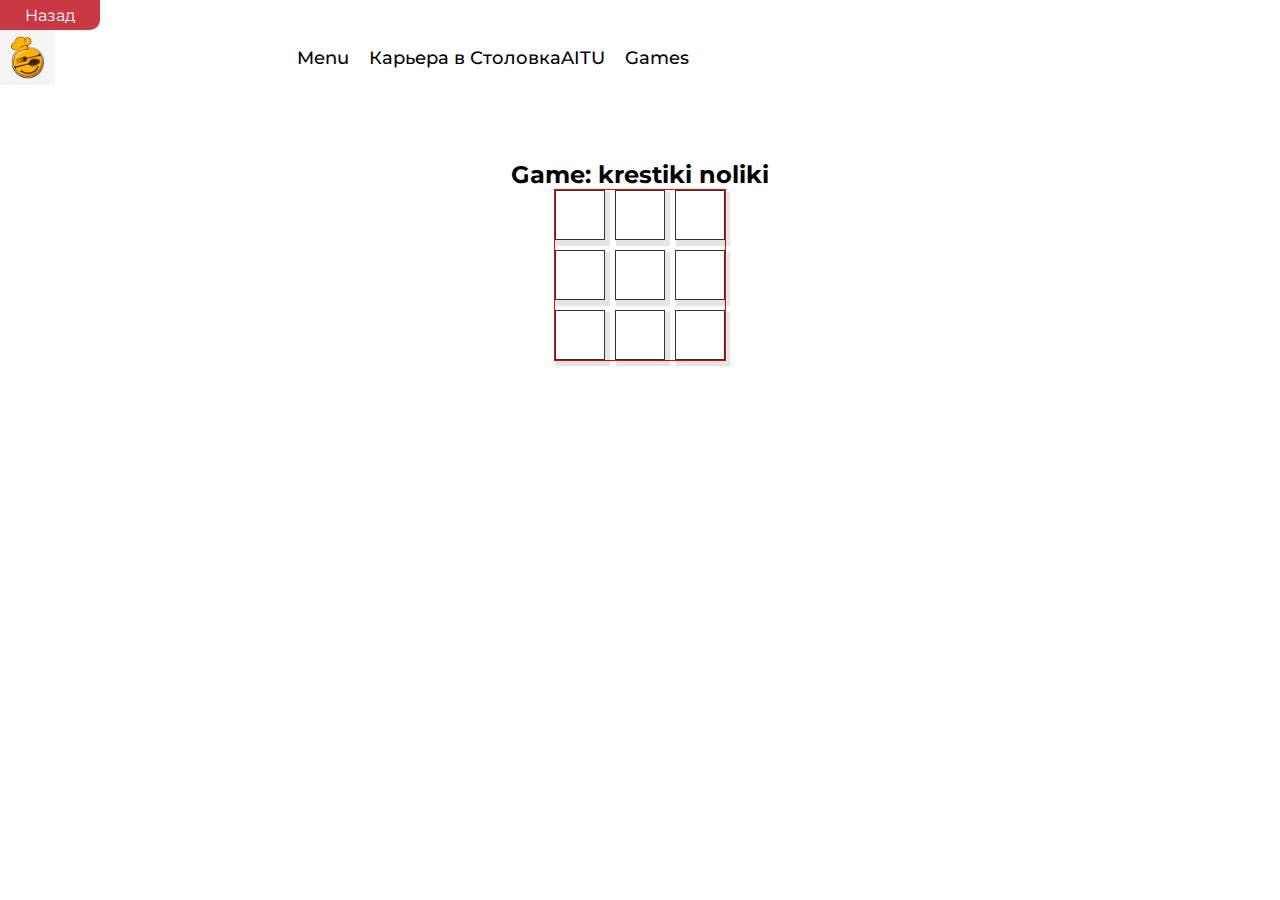
<file: games2.html>
<!DOCTYPE html>
<html lang="en">
<head>
    <meta charset="UTF-8">
    <meta http-equiv="X-UA-Compatible" content="IE=edge">
    <meta name="viewport" content="width=device-width, initial-scale=1.0">
    <title>СтоловкаAITU</title>

    <link rel="preconnect" href="https://fonts.googleapis.com">
    <link rel="preconnect" href="https://fonts.gstatic.com" crossorigin>
    <link href="https://fonts.googleapis.com/css2?family=Montserrat:wght@100;300;400;500;600;700;800;900&display=swap" rel="stylesheet">
    <link href="https://cdn.jsdelivr.net/npm/bootstrap@5.3.0-alpha3/dist/css/bootstrap.min.css" rel="stylesheet" integrity="sha384-KK94CHFLLe+nY2dmCWGMq91rCGa5gtU4mk92HdvYe+M/SXH301p5ILy+dN9+nJOZ" crossorigin="anonymous">
    <link rel="stylesheet" href="style/style.css">
    <style>
        h2 {
            text-align: center;
        }
        .inner {
            width: 50px;
            height: 50px;
            font-size: 20px;
            line-height: 50px;
            text-align: center;
            text-transform: uppercase;
            border: 1px solid #333;
            margin: 5px;
            cursor: pointer;

            box-shadow: 3px 4px 1px 2px rgba(1,1,1, 0.1);
            text-shadow: 2px 3px  1px rgba(1,1,1, 0.3);
            user-select: none;
        }
        table {
            margin: 0 auto;
        }

        #win_block {
            display: none;
            text-align: center;
            padding-top: 20px;
            font-size: 20px;
        }
        #win_block .again{
            font-weight: bold;
            cursor: pointer;
            color: #369;
            border-bottom: 1px solid #369;
        }
        #win_block .again:hover{
            border-color: transparent;

        }


        #game {
            position: relative;
        }
        #game .table{
            border: 1px solid red;
            display: table;

            margin: 0 auto;
            position: relative;
        }
        #game .table .winning{
            display: none;
            width: 100%;
            height: 100%;
            background: rgba(0,200,0, 0.5);

            position: absolute;
            top: 0;
            left: 0;
        }

        #game table tr:first-child div {
            margin-top: 0;
        }
        #game table tr:last-child div {
            margin-bottom: 0;
        }
        #game table tr td:first-child div {
            margin-left: 0;
        }
        #game table tr td:last-child div {
            margin-right: 0;
        }

        #btnBack {
    display: block;
    background-color: #ca3843;
    color: #fff;
    width: 100px;
    height: 30px;

    display: flex;
    align-items: center;
    justify-content: center;
    border-bottom-right-radius: 10px;

    position: fixed;
    top: 0;
    left: 0;
}
    </style>
</head>
<body>

    <a id="btnBack" onclick="javascript:history.back(); return false;">Назад</a>

    <header class="header">
        <div class="container">
            <div class="header__wrapper">
                <div class="header__logo"><a href="main.html"><img src="img/logo.png" alt="logo"></a></div>
                <ul class="header__menu">
                    <li class="header__menu-link"><a href="index.html">Menu</a>
                    <li class="header__menu-link" ><a href="carrierIndex.html">Карьера в СтоловкаAITU</a></li>
                    <li class="header__menu-link"><a href="games.html">Games</a></li>
                </ul>
                <div class="header__inner">
                    
                </div>
            </div>
        </div>
    </header>

    <h2>Game: krestiki noliki</h2>
    <div id="game">
        <div class="table">
            <table cellpadding="0" cellspacing="0">
                <tr>
                    <td>
                        <div class="inner"></div>
                    </td>
                    <td>
                        <div class="inner"></div>
                    </td>
                    <td>
                        <div class="inner"></div>
                    </td>
                </tr>
                <tr>
                    <td>
                        <div class="inner"></div>
                    </td>
                    <td>
                        <div class="inner"></div>
                    </td>
                    <td>
                        <div class="inner"></div>
                    </td>
                </tr>
                <tr>
                    <td>
                        <div class="inner"></div>
                    </td>
                    <td>
                        <div class="inner"></div>
                    </td>
                    <td>
                        <div class="inner"></div>
                    </td>
                </tr>
            </table>
            <div class="winning"></div>
        </div>
        <div id="win_block">
            <span class="winner"></span>
            <span class="again">Играть еще!</span>
        </div>
    </div>
        <script src="js/game1.js"></script>
    </div>
</body>
</html>
</file>
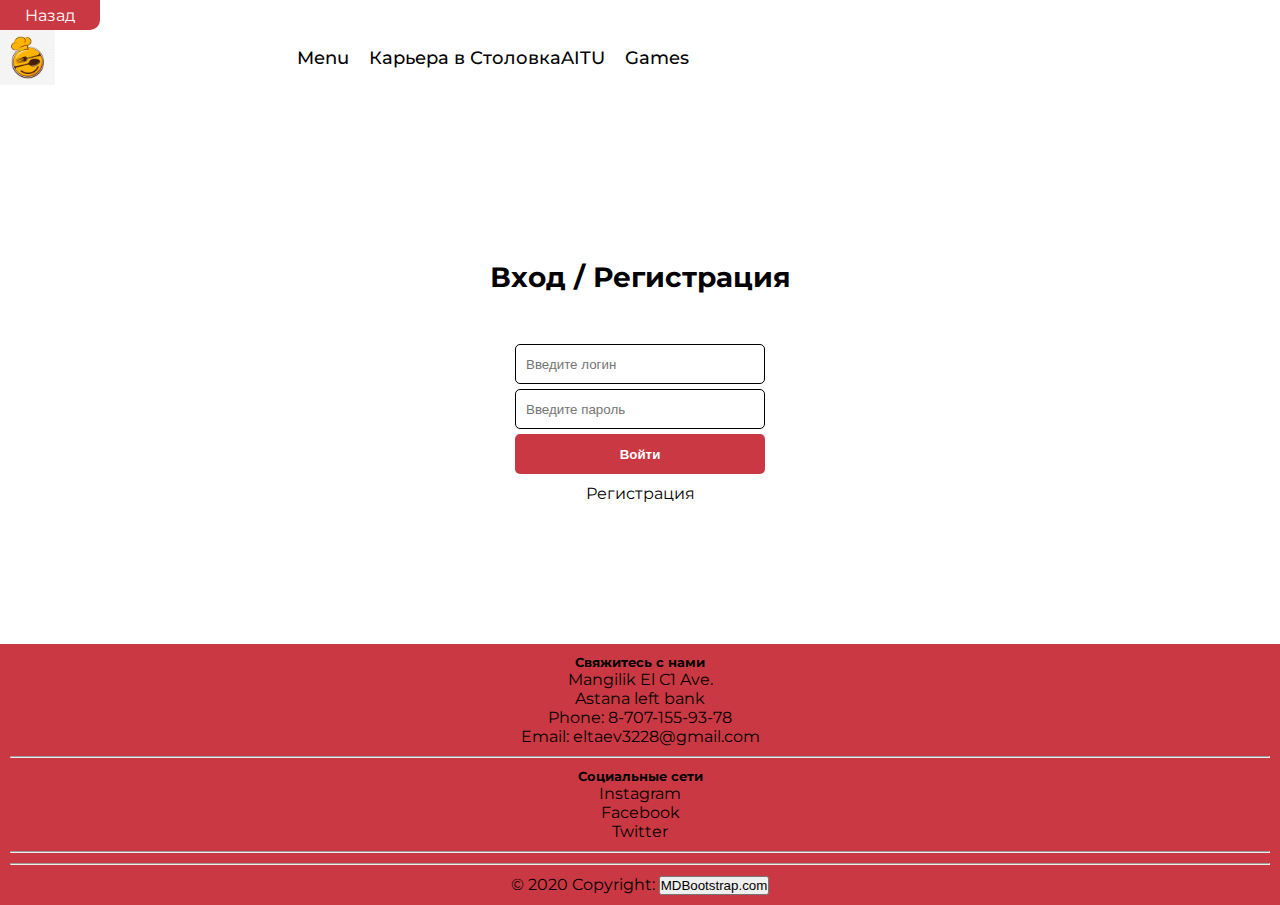
<file: logIn.html>
<!DOCTYPE html>
<html lang="en">
<head>
    <meta charset="UTF-8">
    <meta http-equiv="X-UA-Compatible" content="IE=edge">
    <meta name="viewport" content="width=device-width, initial-scale=1.0">
    <title>СтоловкаAITU</title>

    <link rel="preconnect" href="https://fonts.googleapis.com">
    <link rel="preconnect" href="https://fonts.gstatic.com" crossorigin>
    <link href="https://fonts.googleapis.com/css2?family=Montserrat:wght@100;300;400;500;600;700;800;900&display=swap" rel="stylesheet">
    <link href="https://cdn.jsdelivr.net/npm/bootstrap@5.3.0-alpha3/dist/css/bootstrap.min.css" rel="stylesheet" integrity="sha384-KK94CHFLLe+nY2dmCWGMq91rCGa5gtU4mk92HdvYe+M/SXH301p5ILy+dN9+nJOZ" crossorigin="anonymous">
    <link rel="stylesheet" href="style/style.css">
    <link rel="stylesheet" href="style/logIn.css">
</head>
<body>

  <a id="btnBack" onclick="javascript:history.back(); return false;">Назад</a>

    <header class="header">
        <div class="container">
            <div class="header__wrapper">
                <div class="header__logo"><a href="main.html"><img src="img/logo.png" alt="logo"></a></div>
                <ul class="header__menu">
                    <li class="header__menu-link"><a href="index.html">Menu</a>
                    <li class="header__menu-link" ><a href="carrierIndex.html">Карьера в СтоловкаAITU</a></li>
                    <li class="header__menu-link"><a href="games2.html">Games</a></li>
                </ul>
                <div class="header__inner">
                    
                </div>
            </div>
        </div>
    </header>

    <section class="section">
        <div class="container">
            <h2 class="section__title">Вход / Регистрация</h2>

            <form action="#" class="logInForm">
                <input type="text" placeholder="Введите логин" id="loginAcc"> 
                <input type="text" placeholder="Введите пароль" id="passwordAcc">
                <button id="loginBtn">Войти</button>
                <a href="reg.html">Регистрация</a>
            </form>
        </div>
    </section>

    <div class="overlay">
        
    </div>

    <div class="modal">
        <div class="modalClose">&#10006;</div>
        <h3>Доставка</h3>
        <form action="#" class="modalForm">
            <input type="text" placeholder="Ваше имя">
            <input type="text" placeholder="Ваш номер">
            <input type="text" placeholder="Адрес доставки">
            <textarea name="text" id="textarea" placeholder="Подробнее"></textarea>
            <button class="#sendBtn">Отправить</button>
        </form>
    </div>

    <!-- Footer -->
<footer class="page-footer font-small indigo" id="unic-footer">

    <!-- Footer Links -->
    <div class="container text-center text-md-left">
  
      <!-- Grid row -->
      <div class="row text-white">
  
        <!-- Grid column -->
        <div class="col-md-3 mx-auto">
  
          <!-- Links -->
          <h5 class="font-weight-bold text-uppercase mt-3 mb-4 ">Свяжитесь с нами</h5>
  
          <ul class="list-unstyled text-white">
            <li>
              <p href="#!">Mangilik El C1 Ave.</p>
            </li>
            <li>
              <p href="#!">Astana left bank</p>
            </li>
            <li>
              <p href="#!">Phone: 8-707-155-93-78</p>
            </li>
            <li>
              <p href="#!">Email: eltaev3228@gmail.com</p>
            </li>
          </ul>
  
        </div>
        <!-- Grid column -->
  
        <hr class="clearfix w-100 d-md-none">
  
        <!-- Grid column -->
        <div class="col-md-3 mx-auto">
  
          <!-- Links -->
          <h5 class="font-weight-bold text-uppercase mt-3 mb-4">Социальные сети</h5>
  
          <ul class="list-unstyled text-white">
            <li>
              <a href="https://www.instagram.com/princebubblegumq/%22%3EInstagram" class="text-white">Instagram</a>
            </li>
            <li>
              <a href="https://www.facebook.com/profile.php?id=100091866797739%22%3EFacebook" class="text-white">Facebook</a>
            </li>
            <li>
              <a href="https://twitter.com/Amirkhan3228%22%3ETwitter" class="text-white">Twitter</a>
            </li>
          </ul>
  
        </div>
        <!-- Grid column -->
  
        <hr class="clearfix w-100 d-md-none">
  
        <!-- Grid column -->
        <div class="col-md-3 mx-auto">
  
  
        </div>
        <!-- Grid column -->
  
        <hr class="clearfix w-100 d-md-none">
  
        <!-- Grid column -->
        <div class="col-md-3 mx-auto">
  
  
        </div>
        <!-- Grid column -->
  
      </div>
      <!-- Grid row -->
  
    </div>
    <!-- Footer Links -->
  
    <!-- Copyright -->
    <div class="footer-copyright text-center py-3 text-white">© 2020 Copyright:
      <button href="/" class="text-white"> MDBootstrap.com</button>
    </div>
    <!-- Copyright -->
  
  </footer>
  <!-- Footer -->

    

    <script src="https://cdn.jsdelivr.net/npm/@popperjs/core@2.11.7/dist/umd/popper.min.js" integrity="sha384-zYPOMqeu1DAVkHiLqWBUTcbYfZ8osu1Nd6Z89ify25QV9guujx43ITvfi12/QExE" crossorigin="anonymous"></script>  
    <script src="https://cdn.jsdelivr.net/npm/bootstrap@5.3.0-alpha3/dist/js/bootstrap.min.js" integrity="sha384-Y4oOpwW3duJdCWv5ly8SCFYWqFDsfob/3GkgExXKV4idmbt98QcxXYs9UoXAB7BZ" crossorigin="anonymous"></script>
    <script src="js/logIn.js"></script>
</body>
</html>
</file>
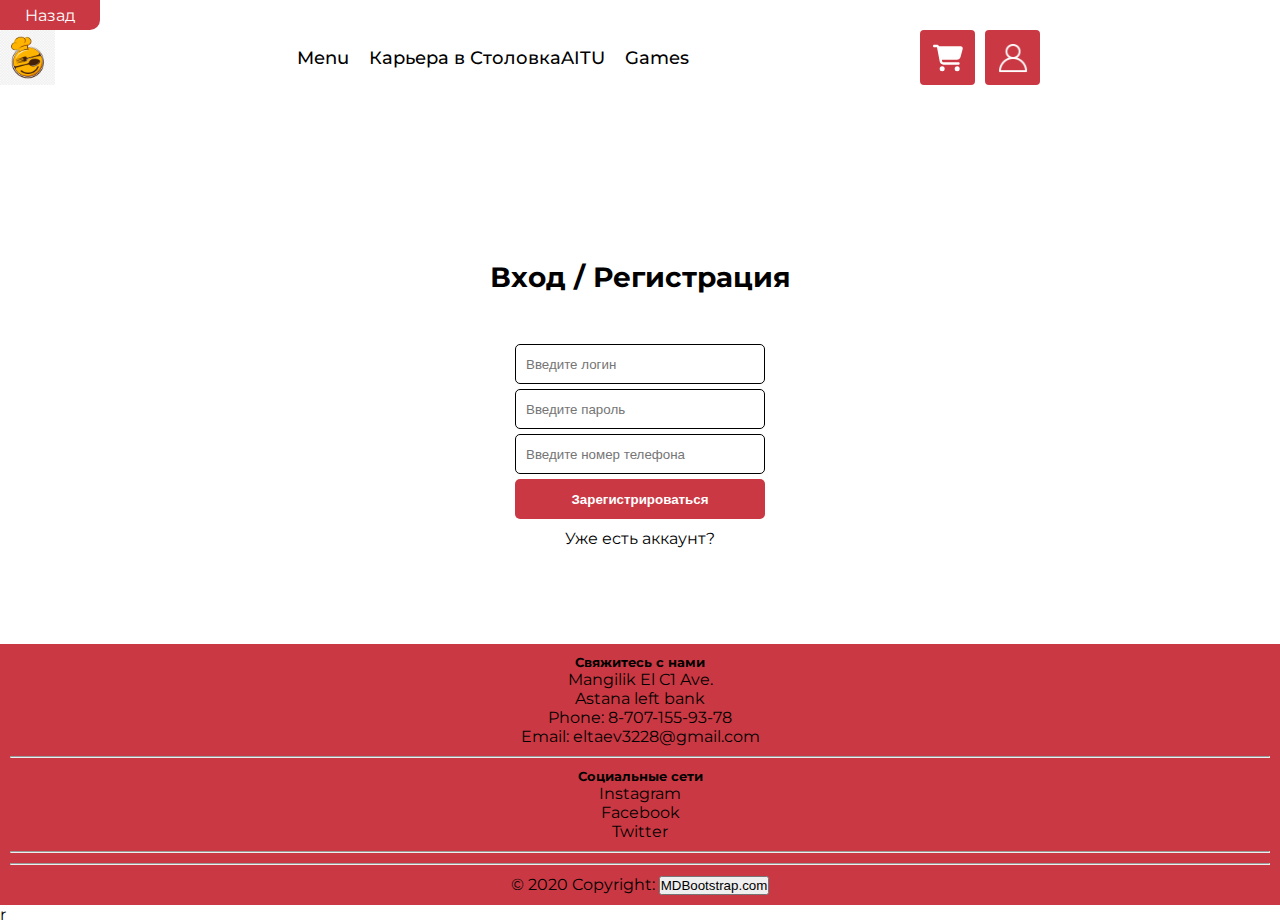
<file: reg.html>
<!DOCTYPE html>
<html lang="en">
<head>
    <meta charset="UTF-8">
    <meta http-equiv="X-UA-Compatible" content="IE=edge">
    <meta name="viewport" content="width=device-width, initial-scale=1.0">
    <title>СтоловкаAITU</title>

    <link rel="preconnect" href="https://fonts.googleapis.com">
    <link rel="preconnect" href="https://fonts.gstatic.com" crossorigin>
    <link href="https://fonts.googleapis.com/css2?family=Montserrat:wght@100;300;400;500;600;700;800;900&display=swap" rel="stylesheet">
    <link href="https://cdn.jsdelivr.net/npm/bootstrap@5.3.0-alpha3/dist/css/bootstrap.min.css" rel="stylesheet" integrity="sha384-KK94CHFLLe+nY2dmCWGMq91rCGa5gtU4mk92HdvYe+M/SXH301p5ILy+dN9+nJOZ" crossorigin="anonymous">
    <link rel="stylesheet" href="style/style.css">
    <link rel="stylesheet" href="style/logIn.css">
</head>
<body>

    <a id="btnBack" onclick="javascript:history.back(); return false;">Назад</a>

    <header class="header">
        <div class="container">
            <div class="header__wrapper">
                <div class="header__logo"><a href="main.html"><img src="img/logo.png" alt="logo"></a></div>
                <ul class="header__menu">
                    <li class="header__menu-link"><a href="index.html">Menu</a>
                    <li class="header__menu-link" ><a href="carrierIndex.html">Карьера в СтоловкаAITU</a></li>
                    <li class="header__menu-link"><a href="games2.html">Games</a></li>
                </ul>
                <div class="header__inner">
                    
                    <div class="header__cart">
                        <img src="img/cart.svg" alt="">
                    </div>
                    <a href="logIn.html">
                      <div class="header__cart">
                        <img src="img/user.png" alt="profile">
                      </div>
                    </a>
                </div>
            </div>
        </div>
    </header>

    <section class="section">
        <div class="container">
            <h2 class="section__title">Вход / Регистрация</h2>

            <form action="#" class="logInForm">
                <input type="text" placeholder="Введите логин" id="userAcc">
                <input type="text" placeholder="Введите пароль" id="passwordAcc">
                <input type="text" placeholder="Введите номер телефона" id="phoneAcc">
                <button id="btnReg">Зарегистрироваться</button>
                <a href="logIn.html">Уже есть аккаунт?</a>
            </form>
        </div>
    </section>

    <div class="overlay">
        
    </div>

    <div class="modal">
        <div class="modalClose">&#10006;</div>
        <h3>Доставка</h3>
        <form action="#" class="modalForm">
            <input type="text" placeholder="Ваше имя">
            <input type="text" placeholder="Ваш номер">
            <input type="text" placeholder="Адрес доставки">
            <textarea name="text" id="textarea" placeholder="Подробнее"></textarea>
            <button class="#sendBtn">Отправить</button>
        </form>
    </div>

    <!-- Footer -->
<footer class="page-footer font-small indigo" id="unic-footer">

    <!-- Footer Links -->
    <div class="container text-center text-md-left">
  
      <!-- Grid row -->
      <div class="row text-white">
  
        <!-- Grid column -->
        <div class="col-md-3 mx-auto">
  
          <!-- Links -->
          <h5 class="font-weight-bold text-uppercase mt-3 mb-4 ">Свяжитесь с нами</h5>
  
          <ul class="list-unstyled text-white">
            <li>
              <p href="#!">Mangilik El C1 Ave.</p>
            </li>
            <li>
              <p href="#!">Astana left bank</p>
            </li>
            <li>
              <p href="#!">Phone: 8-707-155-93-78</p>
            </li>
            <li>
              <p href="#!">Email: eltaev3228@gmail.com</p>
            </li>
          </ul>
  
        </div>
        <!-- Grid column -->
  
        <hr class="clearfix w-100 d-md-none">
  
        <!-- Grid column -->
        <div class="col-md-3 mx-auto">
  
          <!-- Links -->
          <h5 class="font-weight-bold text-uppercase mt-3 mb-4">Социальные сети</h5>
  
          <ul class="list-unstyled text-white">
            <li>
              <a href="https://www.instagram.com/princebubblegumq/%22%3EInstagram" class="text-white">Instagram</a>
            </li>
            <li>
              <a href="https://www.facebook.com/profile.php?id=100091866797739%22%3EFacebook" class="text-white">Facebook</a>
            </li>
            <li>
              <a href="https://twitter.com/Amirkhan3228%22%3ETwitter" class="text-white">Twitter</a>
            </li>
          </ul>
  
        </div>
        <!-- Grid column -->
  
        <hr class="clearfix w-100 d-md-none">
  
        <!-- Grid column -->
        <div class="col-md-3 mx-auto">
  
  
        </div>
        <!-- Grid column -->
  
        <hr class="clearfix w-100 d-md-none">
  
        <!-- Grid column -->
        <div class="col-md-3 mx-auto">
  
  
        </div>
        <!-- Grid column -->
  
      </div>
      <!-- Grid row -->
  
    </div>
    <!-- Footer Links -->
  
    <!-- Copyright -->
    <div class="footer-copyright text-center py-3 text-white">© 2020 Copyright:
      <button href="/" class="text-white"> MDBootstrap.com</button>
    </div>
    <!-- Copyright -->
  
  </footer>
  <!-- Footer -->

    

    <script src="https://cdn.jsdelivr.net/npm/@popperjs/core@2.11.7/dist/umd/popper.min.js" integrity="sha384-zYPOMqeu1DAVkHiLqWBUTcbYfZ8osu1Nd6Z89ify25QV9guujx43ITvfi12/QExE" crossorigin="anonymous"></script>  
    <script src="https://cdn.jsdelivr.net/npm/bootstrap@5.3.0-alpha3/dist/js/bootstrap.min.js" integrity="sha384-Y4oOpwW3duJdCWv5ly8SCFYWqFDsfob/3GkgExXKV4idmbt98QcxXYs9UoXAB7BZ" crossorigin="anonymous"></script>
    <script src="js/reg.js"></script>r
</body>
</html>
</file>
<file: style/style.css>
* {
    padding: 0;
    margin: 0;
    box-sizing: border-box;
}

body {
    font-family: 'Montserrat', sans-serif;
}

ul, li {
    list-style: none;
}

a {
    text-decoration: none;
    color: #000;
}

/* .container {
    max-width: 1140px;
    margin: 0 auto;
} */

.header {
    padding-top: 30px;
    height: 60px;
    width: 100%;
    margin-bottom: 100px;
}

.header__wrapper {
    width: 100%;

    display: flex;
    justify-content: space-between;
    align-items: center;
}

.header__logo {
    width: 55px;
    height: 55px;
}

.header__logo img {
    width: 55px;
    height: 55px;
}



.header__menu {
    display: flex;
    align-content: center;
}

.header__menu li {
    margin-left: 20px;
}

.header__menu-link {
    font-weight: 500;
    font-size: 18px;
}
.header__menu-link a {
    transition: all .3s;
}
.header__menu-link a:hover {
    color: #CA3843
}

.header__inner {
    width: 370px;
    display: flex;
    align-items: center;
}

.header__inner div {
    margin-left: 10px;
}

.header__lang {
    width: 55px;
    height: 55px;
    background-color: #CA3843;
    border-radius: 4px;
    font-weight: 600;
    color: #fff;
    font-size: 18px;

    display: flex;
    align-items: center;
    justify-content: center;

    cursor: pointer;
}

.header__cart {
    width: 55px;
    height: 55px;
    background-color: #CA3843;
    border-radius: 4px;

    display: flex;
    align-items: center;
    justify-content: center;

    cursor: pointer;

    position: relative;
}
.header__cart-info {
    display: none;
    width: 200px;
    height: 100px;
    background-color: #CA3843;
    border-radius: 5px;
    position: absolute;
    bottom: -105px;
    left: -155px;
    color: #fff;
    padding: 3px;
    font-size: 15px;
    padding-top: 20px;
}
.hide {
    display: block !important;
}
.header__cart img {
    width: 30px;
    height: 30px;
}


/* 2 блок */

.section {
    margin-top: 150px;

}

.section__title {
    text-align: center;
    font-size: 28px;
}

.section__wrapper {
    margin-top: 50px;

    display: grid;
    justify-content: center;
    gap: 20px;
    grid-template-columns: repeat(4, 300px);
}

.section__block {
    width: 300px;
    padding: 10px;
}

.section__block-descr {
    height: 120px;
}

.section__block-img {
    width: 280px;
}

.section__block-title {
    font-weight: 500;
    margin-bottom: 10px;
    height: 40px;
    font-size: 22px;
    display: block;
    margin-bottom: 20px;
}

hr {
    display: block;
    margin: 10px 0;
}

.section__block-price {
    margin-top: 5px;
    font-weight: 700;
}

.section__block button {
    display: flex;
    justify-content: center;
    align-items: center;
    background-color: #FAEBEC;
    color: #CA3843;
    border-radius: 50px;
    width: 150px;
    height: 40px;
    margin-top: 20px;
    border: none;

    transition: all 0.3s;
}

.section__block button:hover {
    background-color: #CA3843;
    color: #fff;
}

.breakfast-title {
    height: 60px !important;
}

.forms {
    padding: 100px 0;
    text-align: center;
}

form {
    margin-top: 40px;
}

.forms__title {
    text-align: center;
}

.forms input {
    display: block;
    margin: 0 auto;

    height: 45px;
    width: 400px;
    margin-top: 5px;
    padding: 5px;
    border: 1px solid #000;
    border-radius: 5px;
    color: #000;

    font-family: 'Montserrat', sans-serif;
}

.forms button {
    height: 45px;
    width: 200px;
    margin-top: 5px;
    border-radius: 5px;
    border: 1px solid #f8abab;
    font-weight: 600;

    transition: all 0.3s;
}

textarea {
    height: 150px;
    width: 400px;
    font-size: 14px;
    margin: 0 auto;
    display: block;
    margin-top: 10px;
    border-radius: 5px;
    padding: 10px;
    outline: none;
    border: 1px solid #000;

    font-family: 'Montserrat', sans-serif;
}

.forms button:hover {
    background-color: #CA3843;
    color: #fff;
}

#inputt {
    height: 150px;
}
footer {
    width: 100%;
    background-color: #CA3843;
    color: #fff;
    padding: 10px;
    text-align: center; 
    color: rgb(0, 0, 0);
}

.overlay {
    display: none;
    background-color: #000;
    width: 100%;
    height: 100vh;
    position: fixed;
    top: 0;
    left: 0;

    z-index: 100;
    opacity: 0.5;
}

.modal {
    display: none;

    position: fixed;
    top: 50%;
    left: 50%;
    transform: translate(-50%, -50%);
    width: 400px;
    height: 500px;
    background-color: #fff;
    border-radius: 5px;

    padding: 20px;

    z-index: 1000;
}

.modalClose {
    position: fixed;
    top: 10px;
    right: 15px;
    font-size: 20px;

    cursor: pointer;
}

.modalForm input {
    display: block;
    height: 40px;
    width: 100%;
    border: 1px solid #000;
    border-radius: 5px;
    padding: 5px;

    margin-top: 10px;
}

.modalForm textarea {
    display: block;
    width: 100%;
    border: 1px solid #000;
    border-radius: 5px;
    padding: 5px;
    font-size: 18px;
}

.modalForm button {
    position: absolute;
    bottom: 20px;
    left: 20px;

    width: 150px;
    height: 40px;
    border: none;
    border-radius: 50px;
    background: #f8abab;
    color: #fff;
    font-size: 18px;
    transition: all 0.3s;
}

.modalForm button:hover {
    background-color: #CA3843;
    color: #fff;
}

.sendBtn {
    width: 100px;
    height: 100px;
}

.newStyleCart {
    position: absolute;
    left: 50%;
    transform: translateX(-50%);
    top: 40px;
    width: 300px;
    height: 50px;

    background-color: #FAEBEC;
    color: #CA3843;
    font-size: 18px;

    display: flex;
    justify-content: center;
    align-items: center;
    border-radius: 10px;
}

.added {
    background-color: #FFACB2 !important;
}

.newStyleCartt {
    position: absolute;
    left: 50%;
    transform: translateX(-50%);
    top: 3900px;
    width: 300px;
    height: 50px;

    background-color: #C8F8E4;
    color: #1DC37E;
    font-size: 18px;

    display: flex;
    justify-content: center;
    align-items: center;
    border-radius: 10px;
}

#footer-id {
    position: relative;
}


.aboutSection {
    padding: 100px 0;
}

.aboutSection h2 {
    text-align: center;
}

.aboutSection img {
    width: 400px;
}

.aboutSection__wrapper {
    display: flex;
    justify-content: space-around;
    align-items: center;
    
    margin-top: 40px;
}

.aboutSection input {
    display: block;
    width: 500px;
    height: 40px;
    margin-top: 10px;
    border-radius: 10px;
    border: 1px solid #f8abab;
    padding: 10px;
    color: #CA3843
}

.aboutSection button {
    margin-top: 10px;
    width: 500px;
    height: 40px;
    margin-top: 10px;
    border-radius: 10px;
    border: 1px solid #f8abab;
    color: #CA3843;

    transition: all 0.3s;
}

.aboutSection button:hover {
    background-color: #CA3843;
    color: #fff;
}

* {
    margin: 0;
    padding: 0;
    box-sizing: border-box;
  }

li {
    margin: 0;
    padding: 0;
}

ul {
    margin: 0;
    padding: 0;
}

  .sliderContainer {
    display: flex;
    flex-direction: column;
    align-items: center;
    gap: 1.5rem;
  }
  
  .slider {
    position: relative;
    width: min(800px,90vw);
    height: 45vmin;
    overflow: hidden;
  }
  
  .slider-arrow {
    position: absolute;
    top: 50%;
    transform: translateY(-50%);
    z-index: 5;
    font-size: 2rem;
    cursor: pointer;
  }
  
  .arrow-left  { left: 1rem; }
  .arrow-right { right: 1rem; }
  
  .slider-track {
    height: 100%;
    list-style-type: none;
    display: flex;
    transition: transform 0.8s;
  }
  
  .slider-slide {
    display: grid;
    place-items: center;
    min-width: 100%;
    height: inherit;
    border: 1px solid black;
    font: 900 1rem helvetica,sans-serif;
    text-transform: uppercase;
  }
  
  .slider-icon { font-size: 2.5rem; width: 100%;}
  
  .slider-dot {
    width: 0.75rem;
    height: 0.75rem;
    border: none;
    border-radius: 1rem;
    background-color: black;
    cursor: pointer;
    transition: width 0.5s;
  }
   
  .active { width: 2rem; }


#idCart {
    display: none;
}


.header__cart-counter {
    width: 200px;
    color: #000;
    font-weight: 700;
    margin-right: 10px;
}

.header__cart-total {
    font-weight: 500;
}

.promo {
    width: 100%;
    height: 200px;
    background-color: #CA3843;
    padding: 100px;
    border-radius: 10px;

    display: flex;
    justify-content: space-between;
    align-items: center;
    margin-top: 20px;
}

.promo input {
    width: 200px;
    height: 40px;
    border-radius: 5px;
    border: none;
    padding: 5px;
    outline: none;
}

.promo button {
    width: 120px;
    height: 40px;
    border-radius: 5px;
    border: none;
    padding: 5px;
    font-weight: 500;

    transition: all 0.4s;
}

.promo button:hover {
    background-color: #dedede;
}

#btnBack {
    display: block;
    background-color: #ca3843;
    color: #fff;
    width: 100px;
    height: 30px;

    display: flex;
    align-items: center;
    justify-content: center;
    border-bottom-right-radius: 10px;

    position: fixed;
    top: 0;
    left: 0;
}
</file>
<file: style/main.css>
* {
    padding: 0;
    margin: 0;
    box-sizing: border-box;
    font-family: 'Montserrat', sans-serif;
}

body {
    font-family: 'Montserrat', sans-serif;
}

ul, li {
    list-style: none;
}

a {
    text-decoration: none;
    color: #000;
    font-family: 'Montserrat', sans-serif;
}

/* .container {
    max-width: 1140px;
    margin: 0 auto;
} */

.header {
    padding-top: 30px;
    height: 60px;
    width: 100%;
    margin-bottom: 100px;
}

.header__wrapper {
    width: 100%;

    display: flex;
    justify-content: space-between;
    align-items: center;
}

.header__cart-counter {
    width: 100px;
    color: #000;
    font-weight: 700;
    margin-right: 10px;
}

.header__logo {
    width: 55px;
    height: 55px;
}

.header__logo img {
    width: 55px;
    height: 55px;
}

.header__menu {
    display: flex;
    align-content: center;
}

.header__menu li {
    margin-left: 20px;
}

.header__menu-link {
    font-weight: 500;
    font-size: 18px;
}
.header__menu-link a {
    transition: all .3s;
}
.header__menu-link a:hover {
    color: #CA3843
}

.header__inner {
    display: flex;
    align-items: center;
}

.header__inner div {
    margin-left: 10px;
}

.header__lang {
    width: 55px;
    height: 55px;
    background-color: #CA3843;
    border-radius: 4px;
    font-weight: 600;
    color: #fff;
    font-size: 18px;

    display: flex;
    align-items: center;
    justify-content: center;

    cursor: pointer;
}

.header__cart {
    width: 55px;
    height: 55px;
    background-color: #CA3843;
    border-radius: 4px;

    display: flex;
    align-items: center;
    justify-content: center;

    cursor: pointer;

    position: relative;
}
.header__cart-info {
    display: none;
    width: 200px;
    height: 100px;
    background-color: #CA3843;
    border-radius: 5px;
    position: absolute;
    bottom: -105px;
    left: -155px;
    color: #fff;
    padding: 3px;
    font-size: 15px;
    padding-top: 20px;
}
.hide {
    display: block !important;
}
.header__card-close {
    position: absolute;
    top: 5px;
    right: 5px;
    font-size: 16px;
}
.header__cart img {
    width: 30px;
    height: 30px;
}


/* 2 блок */

.section {
    margin-top: 150px;

}

.section__title {
    text-align: center;
    font-size: 28px;
}

.section__wrapper {
    margin-top: 50px;

    display: grid;
    justify-content: center;
    gap: 20px;
    grid-template-columns: repeat(4, 300px);
}

.section__block {
    width: 300px;
    padding: 10px;
}

.section__block-descr {
    height: 120px;
}

.section__block-img {
    width: 280px;
}

.section__block-title {
    font-weight: 500;
    margin-bottom: 10px;
    height: 40px;
    font-size: 22px;
    display: block;
    margin-bottom: 20px;
}

hr {
    display: block;
    margin: 10px 0;
}

.section__block-price {
    margin-top: 5px;
    font-weight: 700;
}

.section__block button {
    display: flex;
    justify-content: center;
    align-items: center;
    background-color: #FAEBEC;
    color: #CA3843;
    border-radius: 50px;
    width: 150px;
    height: 40px;
    margin-top: 20px;
    border: none;

    transition: all 0.3s;
}

.section__block button:hover {
    background-color: #CA3843;
    color: #fff;
}

.breakfast-title {
    height: 60px !important;
}

.forms {
    padding: 100px 0;
    text-align: center;
}

form {
    margin-top: 40px;
}

.forms__title {
    text-align: center;
}

.forms input {
    display: block;
    margin: 0 auto;

    height: 45px;
    width: 400px;
    margin-top: 5px;
    padding: 5px;
    border: 1px solid #000;
    border-radius: 5px;
    color: #000;

    font-family: 'Montserrat', sans-serif;
}

.forms button {
    height: 45px;
    width: 200px;
    margin-top: 5px;
    border-radius: 5px;
    border: 1px solid #f8abab;
    font-weight: 600;

    transition: all 0.3s;
}

textarea {
    height: 150px;
    width: 400px;
    font-size: 14px;
    margin: 0 auto;
    display: block;
    margin-top: 10px;
    border-radius: 5px;
    padding: 10px;
    outline: none;
    border: 1px solid #000;

    font-family: 'Montserrat', sans-serif;
}

.forms button:hover {
    background-color: #CA3843;
    color: #fff;
}

#inputt {
    height: 150px;
}
footer {
    width: 100%;
    background-color: #CA3843;
    color: #fff;
    padding: 10px;
    text-align: center; 
    color: rgb(0, 0, 0);
}

.overlay {
    display: none;
    background-color: #000;
    width: 100%;
    height: 100vh;
    position: fixed;
    top: 0;
    left: 0;

    z-index: 100;
    opacity: 0.5;
}

.modal {
    display: none;

    position: fixed;
    top: 50%;
    left: 50%;
    transform: translate(-50%, -50%);
    width: 400px;
    height: 500px;
    background-color: #fff;
    border-radius: 5px;

    padding: 20px;

    z-index: 1000;
}

.modalClose {
    position: fixed;
    top: 10px;
    right: 15px;
    font-size: 20px;

    cursor: pointer;
}

.modalForm input {
    display: block;
    height: 40px;
    width: 100%;
    border: 1px solid #000;
    border-radius: 5px;
    padding: 5px;

    margin-top: 10px;
}

.modalForm textarea {
    display: block;
    width: 100%;
    border: 1px solid #000;
    border-radius: 5px;
    padding: 5px;
    font-size: 18px;
}

.modalForm button {
    position: absolute;
    bottom: 20px;
    left: 20px;

    width: 150px;
    height: 40px;
    border: none;
    border-radius: 50px;
    background: #f8abab;
    color: #fff;
    font-size: 18px;
    transition: all 0.3s;
}

.modalForm button:hover {
    background-color: #CA3843;
    color: #fff;
}

.sendBtn {
    width: 100px;
    height: 100px;
}

.newStyleCart {
    position: absolute;
    left: 50%;
    transform: translateX(-50%);
    top: 40px;
    width: 300px;
    height: 50px;

    background-color: #FAEBEC;
    color: #CA3843;
    font-size: 18px;

    display: flex;
    justify-content: center;
    align-items: center;
    border-radius: 10px;
}

.newStyleCartt {
    position: absolute;
    left: 50%;
    transform: translateX(-50%);
    top: 3900px;
    width: 300px;
    height: 50px;

    background-color: #C8F8E4;
    color: #1DC37E;
    font-size: 18px;

    display: flex;
    justify-content: center;
    align-items: center;
    border-radius: 10px;
}

#footer-id {
    position: relative;
}


.aboutSection {
    padding: 100px 0;
}

.aboutSection h2 {
    text-align: center;
}

.aboutSection img {
    width: 400px;
}

.aboutSection__wrapper {
    display: flex;
    justify-content: space-around;
    align-items: center;
    
    margin-top: 40px;
}

.aboutSection input {
    display: block;
    width: 500px;
    height: 40px;
    margin-top: 10px;
    border-radius: 10px;
    border: 1px solid #f8abab;
    padding: 10px;
    color: #CA3843
}

.aboutSection button {
    margin-top: 10px;
    width: 500px;
    height: 40px;
    margin-top: 10px;
    border-radius: 10px;
    border: 1px solid #f8abab;
    color: #CA3843;

    transition: all 0.3s;
}

.aboutSection button:hover {
    background-color: #CA3843;
    color: #fff;
}

* {
    margin: 0;
    padding: 0;
    box-sizing: border-box;
  }

li {
    margin: 0;
    padding: 0;
}

ul {
    margin: 0;
    padding: 0;
}

  .sliderContainer {
    display: flex;
    flex-direction: column;
    align-items: center;
    gap: 1.5rem;
  }
  
  .slider {
    position: relative;
    width: min(1200px,90vw);
    height: 47vmin;
    overflow: hidden;
  }
  
  .slider-arrow {
    position: absolute;
    top: 50%;
    transform: translateY(-50%);
    z-index: 5;
    font-size: 2rem;
    cursor: pointer;
  }
  
  .arrow-left  { left: 1rem; }
  .arrow-right { right: 1rem; }
  
  .slider-track {
    height: 100%;
    list-style-type: none;
    display: flex;
    transition: transform 0.8s;
  }
  
  .slider-slide {
    display: grid;
    place-items: center;
    min-width: 100%;
    height: inherit;
    border: 1px solid black;
    font: 900 1rem helvetica,sans-serif;
    text-transform: uppercase;
  }
  
  .slider-icon { font-size: 2.5rem; width: 100%;}
  
  .slider-dot {
    width: 0.75rem;
    height: 0.75rem;
    border: none;
    border-radius: 1rem;
    background-color: black;
    cursor: pointer;
    transition: width 0.5s;
  }
   
  .active { width: 2rem; }

  .container {
    margin: 0 100px;
  }


.employess {
    margin: 100px 0;
}

.employess-title {
    font-size: 36px;
    font-weight: 600;
}

.employess__wrapper {
    display: flex;
    justify-content: space-between;
    align-items: center;
    margin-top: 40px;
}

.employess__card {
    width: 400px;
    min-height: 500px;
    background-color: #CA3843;
    color: #fff;
    border-radius: 10px;
    padding: 10px;

    text-align: center;
}

.employess__card img{
    width: 380px;
}

.reviews-title {
    text-align: center;
    font-size: 36px;
    margin-bottom: 40px;
}


.reviews {
    background-color: #CA3843;
    color: #fff;
    padding: 40px;
}

.reviews-wrapper {
    display: grid;
    grid-template-columns: repeat(4, 280px);
    gap: 20px;
    justify-content: center;
}

.reviews-wrapper img {
    width: 280px;
    height: 600px;
    border-radius: 5px;
}

#btnBack {
    display: block;
    background-color: #ca3843;
    color: #fff;
    width: 100px;
    height: 30px;

    display: flex;
    align-items: center;
    justify-content: center;
    border-bottom-right-radius: 10px;

    position: fixed;
    top: 0;
    left: 0;
}
</file>
<file: style/logIn.css>
.section {
    padding: 50px 0;
}

.logInForm {
    display: block;
    margin: 0 auto;
    height: 250px;
}



.logInForm input {
    display: block;
    margin: 0 auto;
}

.logInForm button {
    display: block;
}

.section h2 {
    margin-bottom: 40px !important;
}

.logInForm {
    text-align: center;
}

.logInForm input {
    width: 250px;
    height: 40px;
    border: 1px solid #000;
    border-radius: 5px;
    padding: 10px;
    margin-top: 5px;
}

.logInForm input:nth-child(1) {
    margin-top: 50px;
}

.logInForm button {
    width: 250px;
    height: 40px;
    border-radius: 5px;
    border: none;
    background-color: #CA3843;
    color: #fff;
    font-weight: 600;
    margin: 0 auto;
    margin-top: 5px;

    display: flex;
    align-items: center;
    justify-content: center;
}

.logInForm button:hover {
    background-color: #fff;
    border: 1px solid #CA3843;
    color: #000;
}

.logInForm a {
    display: block;
    text-align: center;
    width: 200px;
    margin: 0 auto;
    margin-top: 10px;
}

#btnBack {
    display: block;
    background-color: #ca3843;
    color: #fff;
    width: 100px;
    height: 30px;

    display: flex;
    align-items: center;
    justify-content: center;
    border-bottom-right-radius: 10px;

    position: fixed;
    top: 0;
    left: 0;
}
</file>
